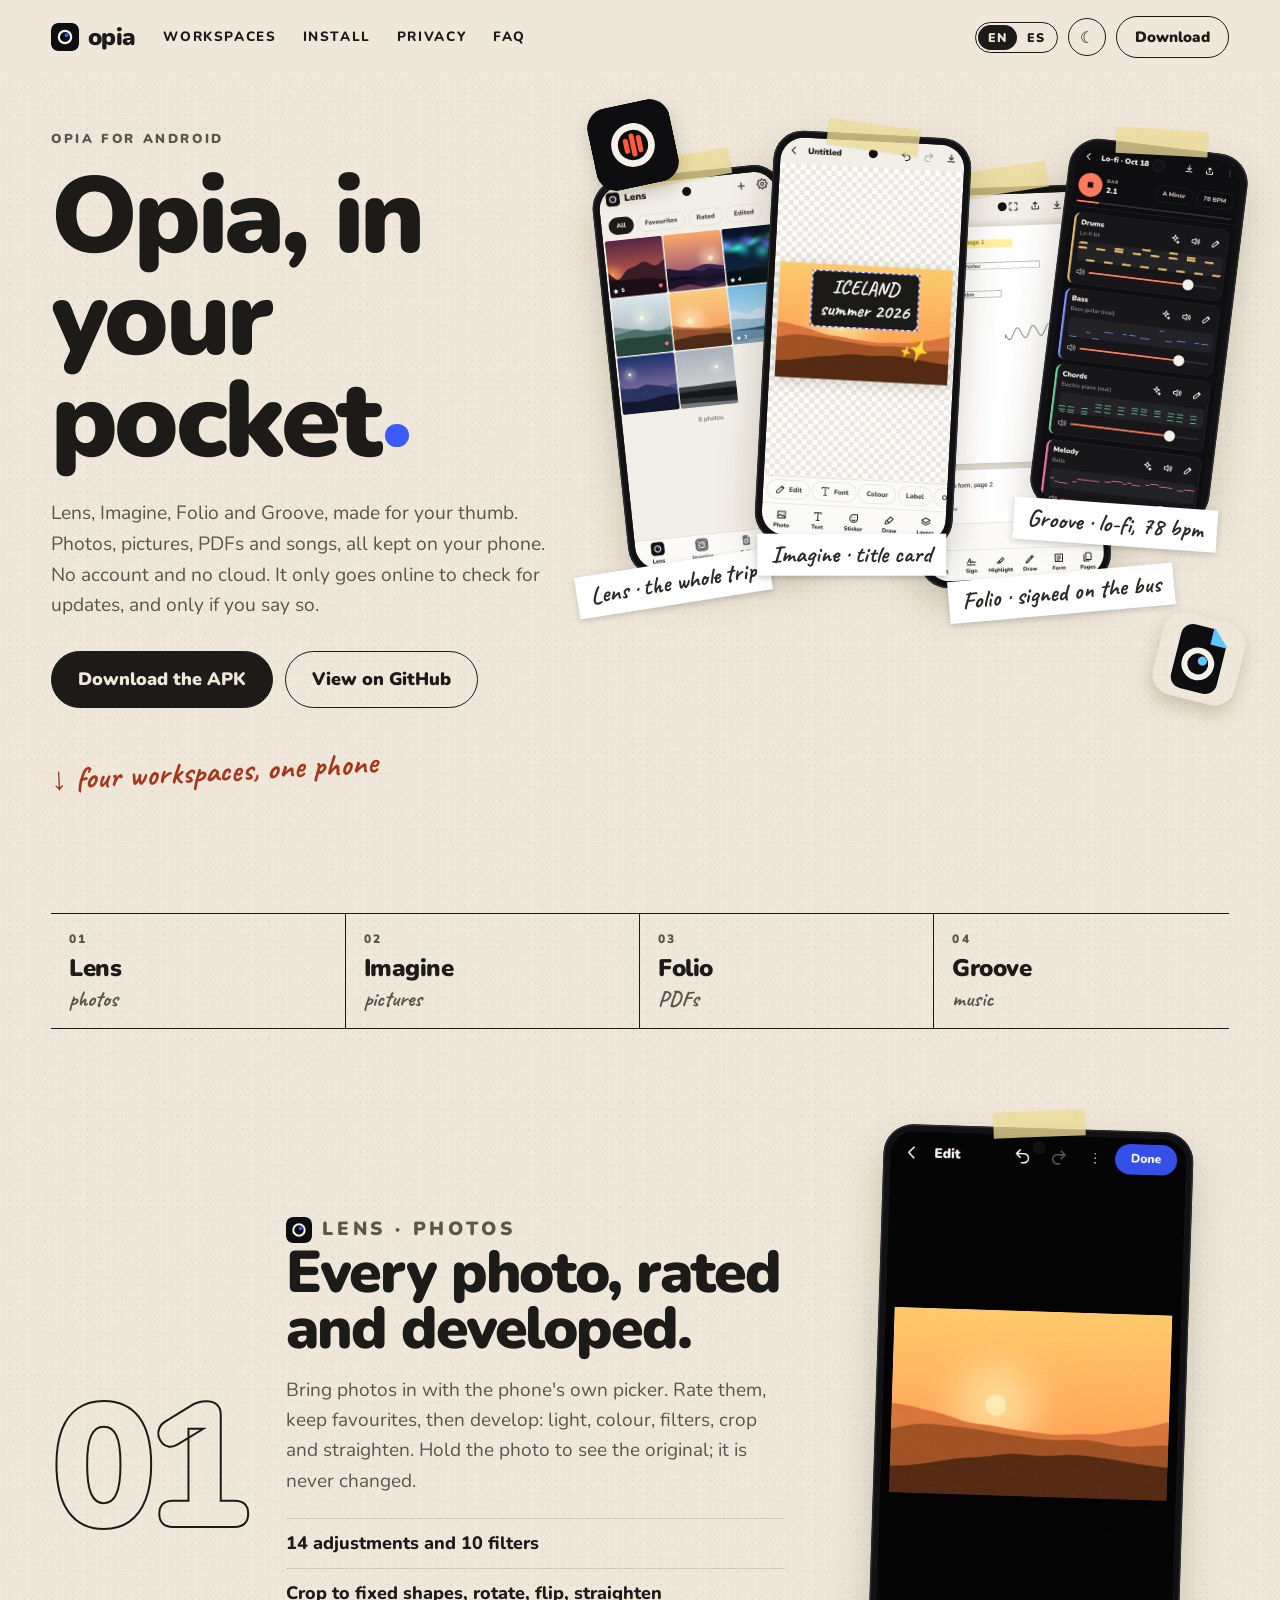
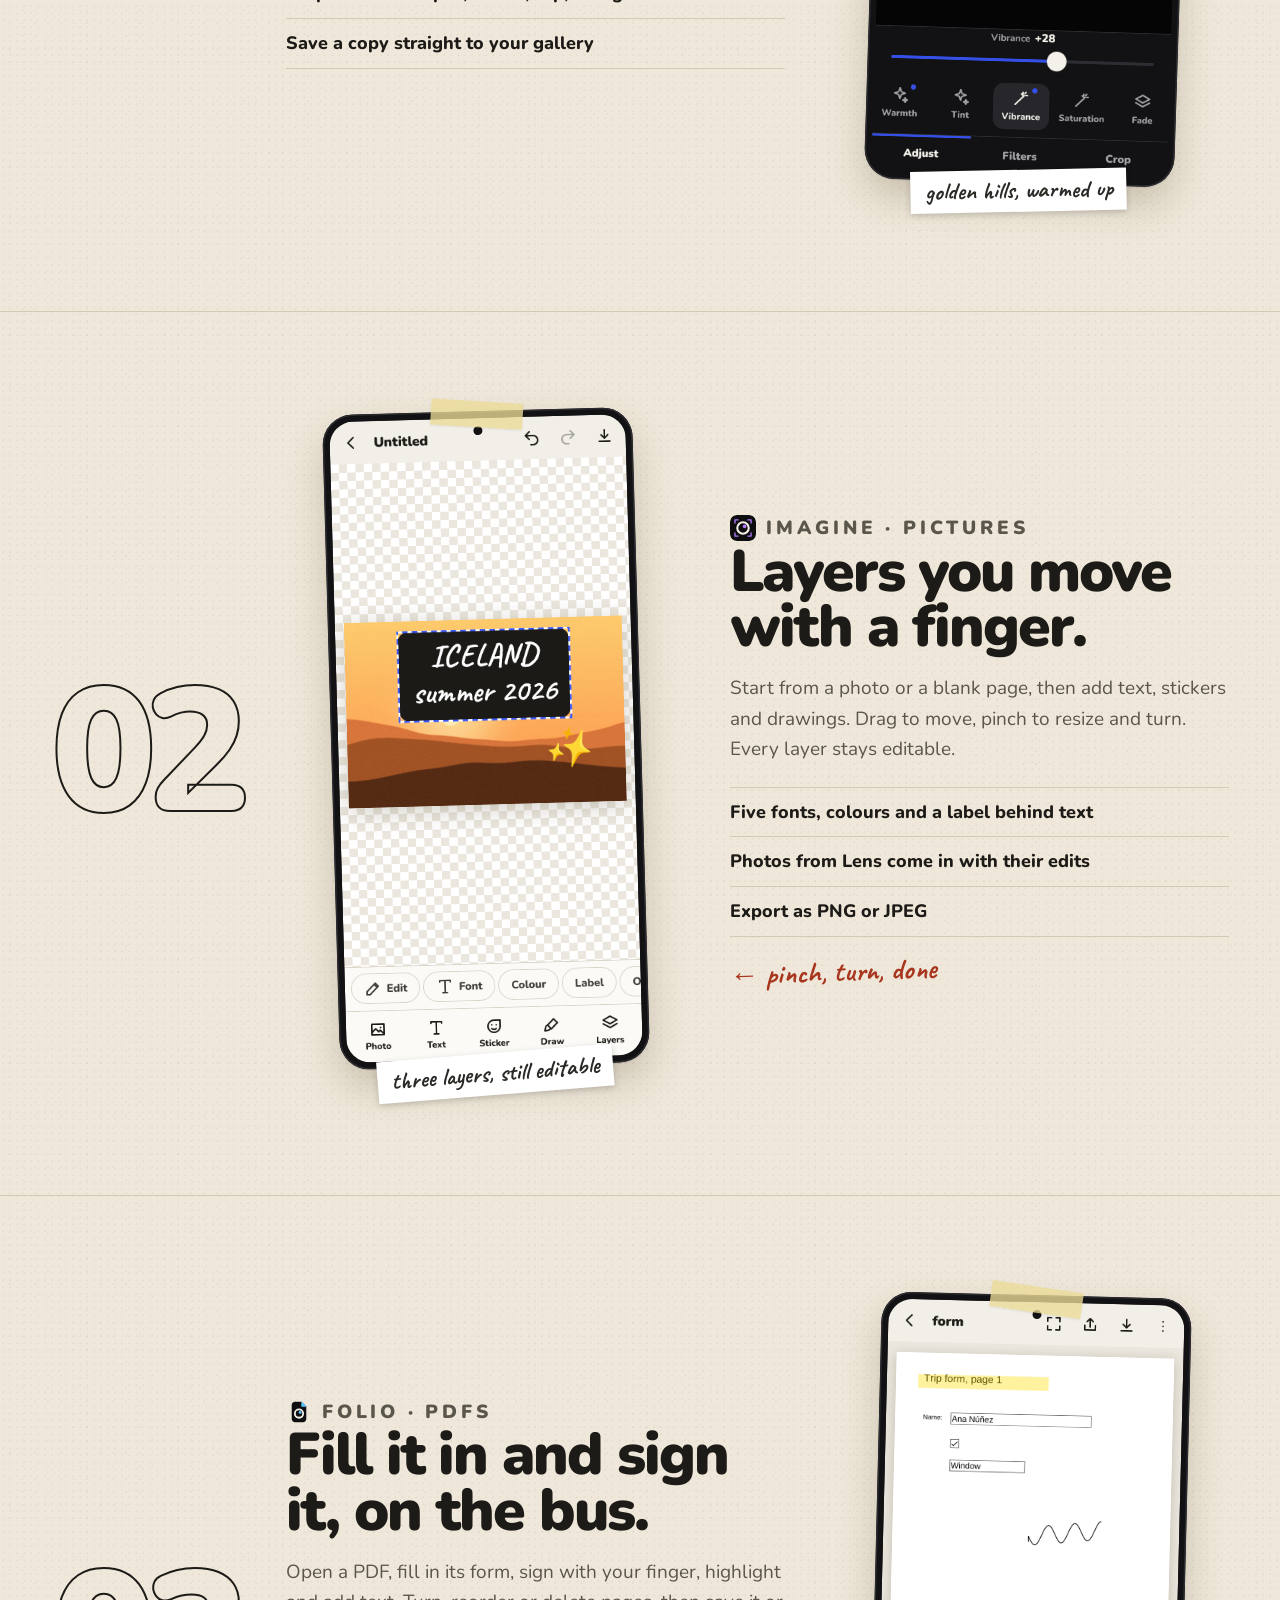
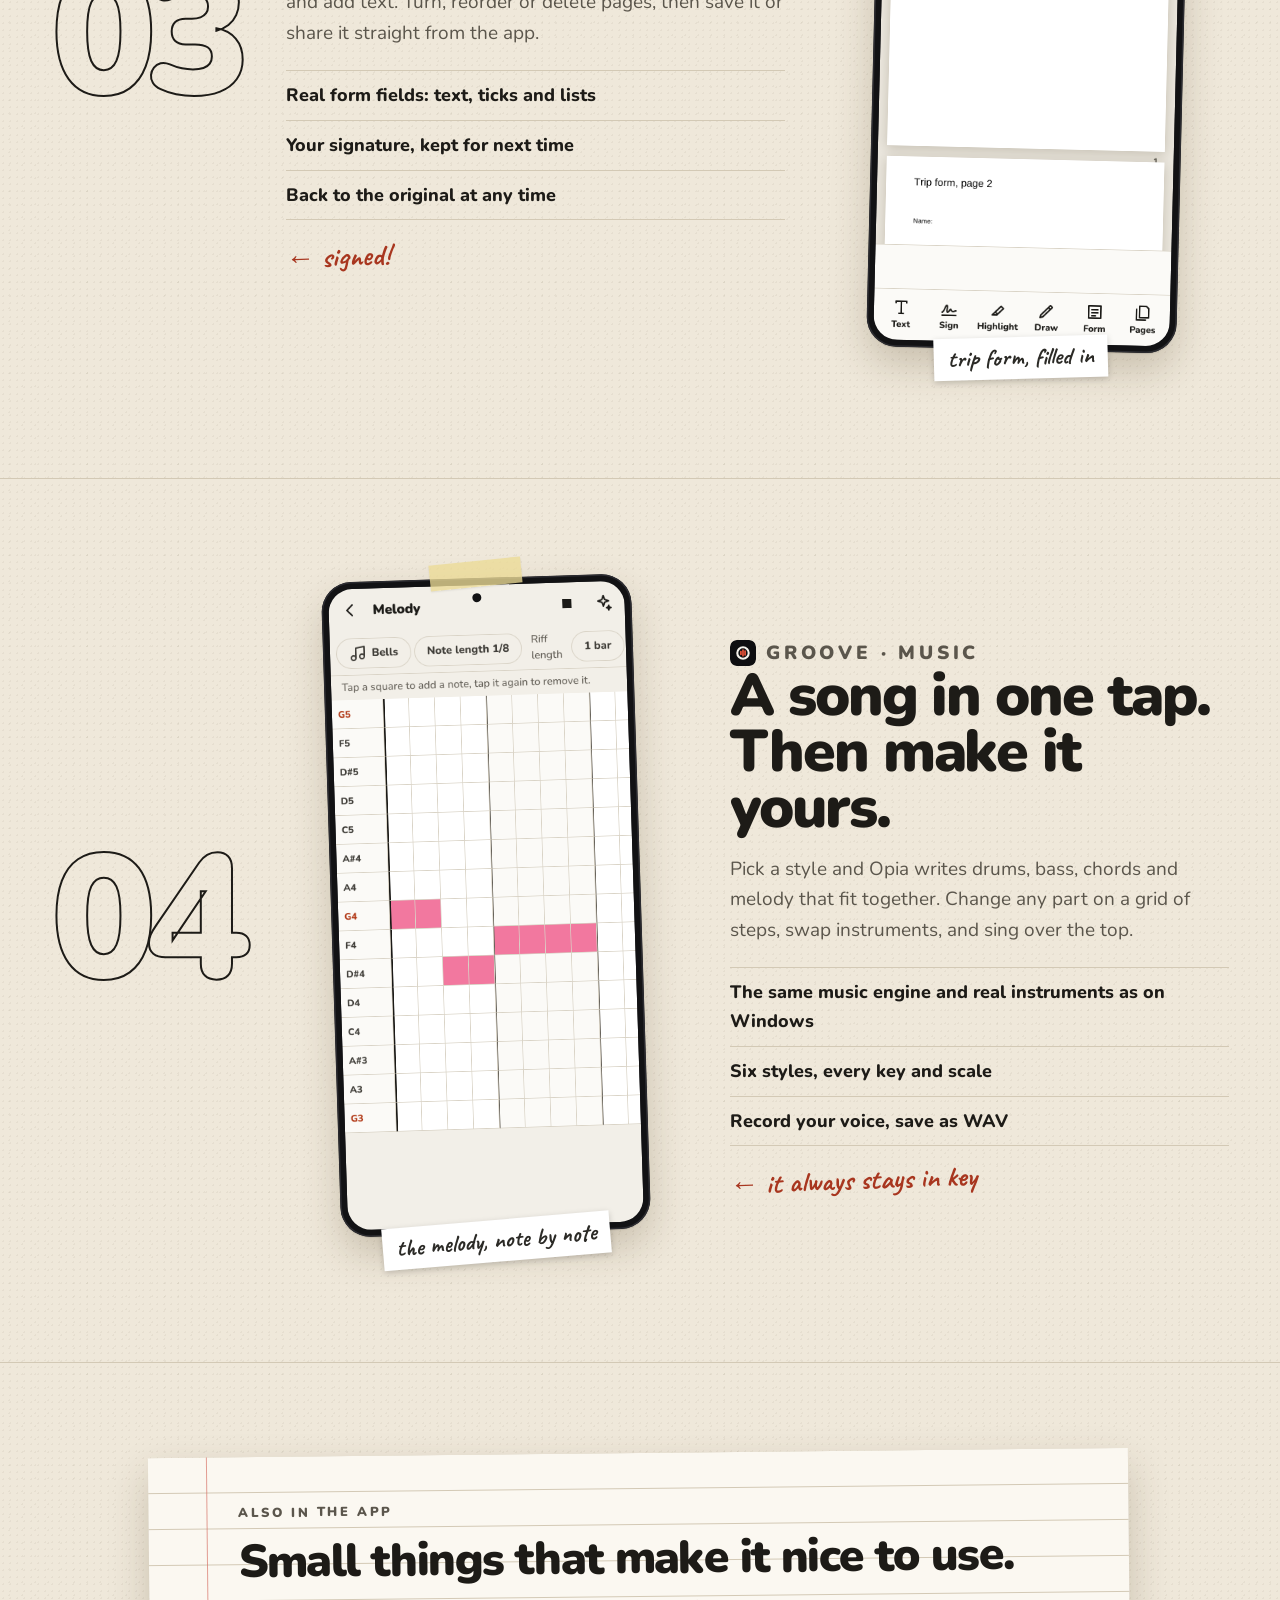
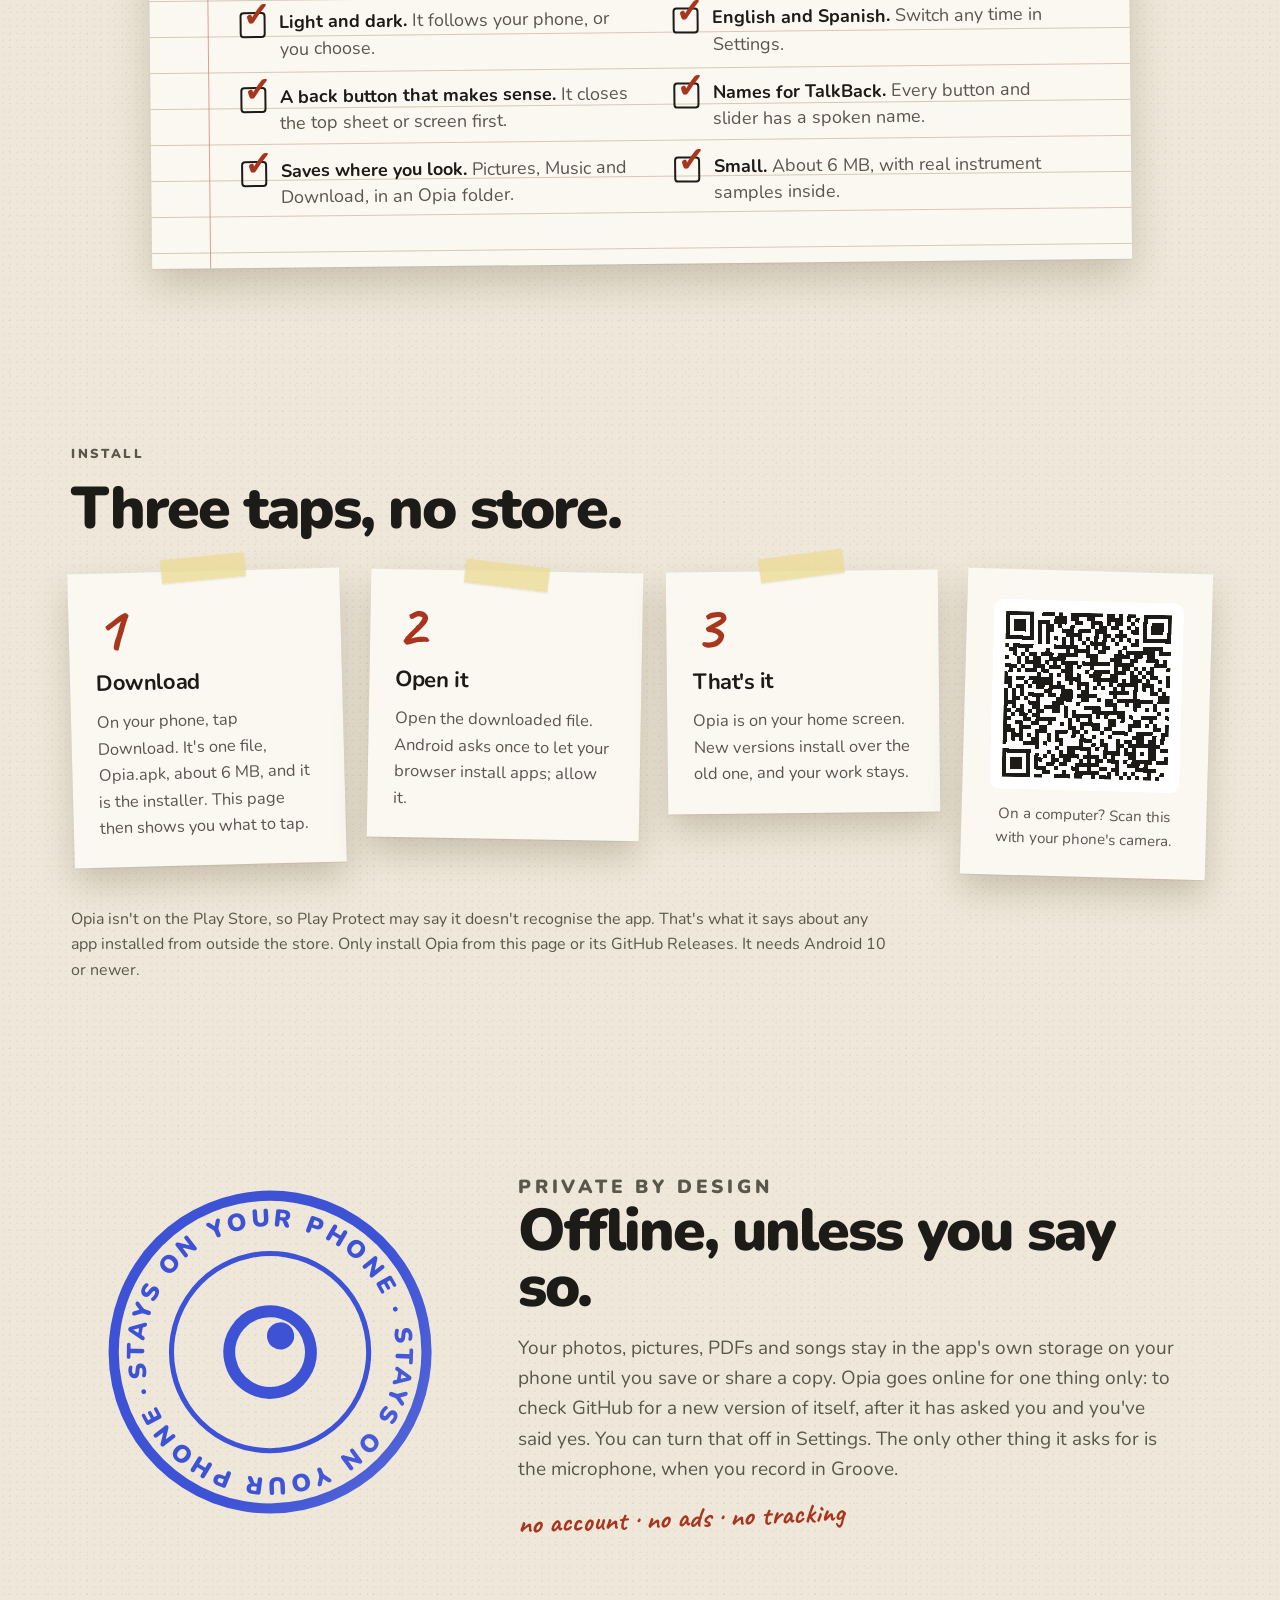
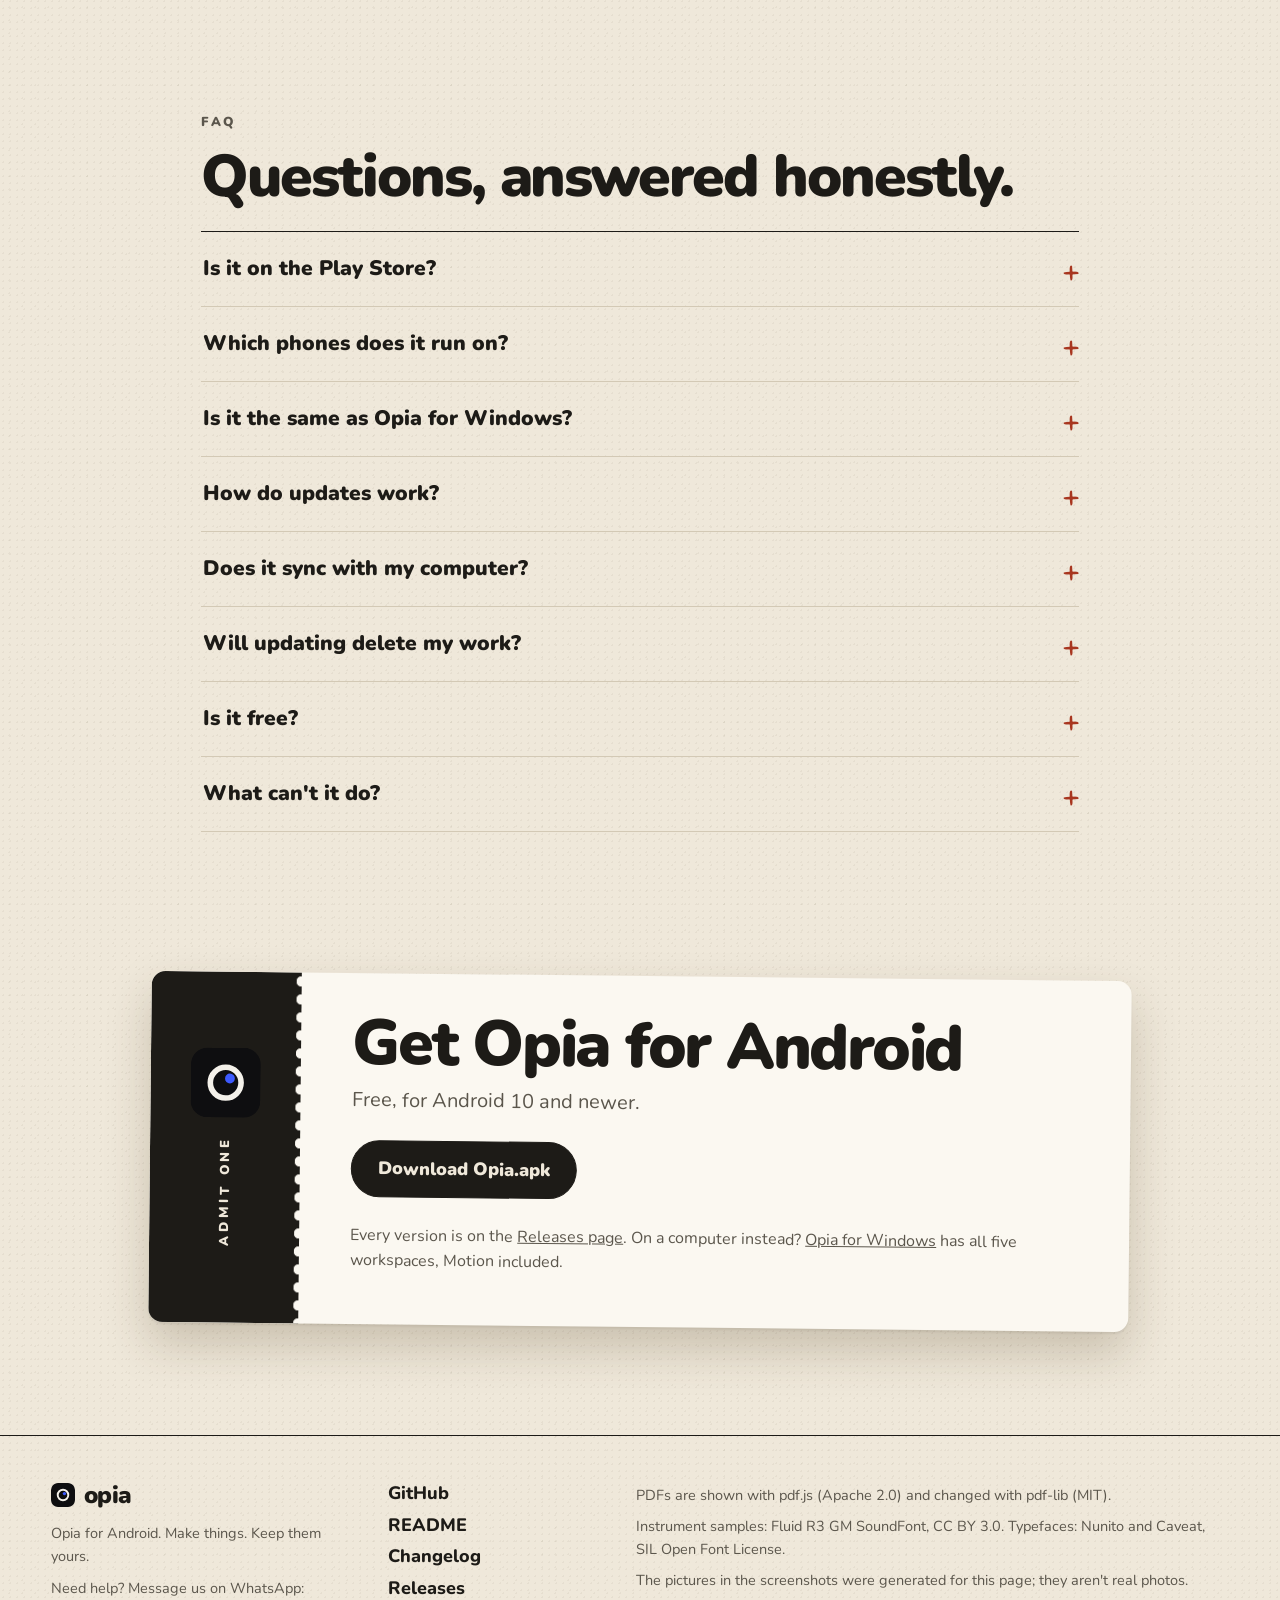
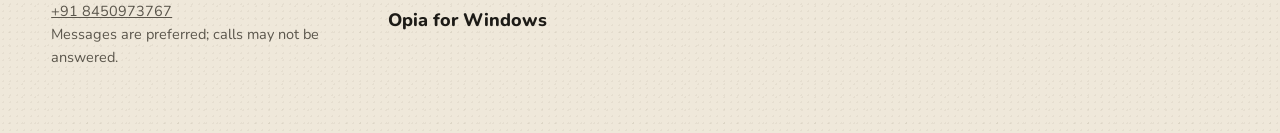
<file: docs/index.html>
<!doctype html>
<html lang="en" data-theme="light">
<head>
<meta charset="utf-8">
<meta name="viewport" content="width=device-width, initial-scale=1">
<title>Opia for Android: in your pocket</title>
<meta name="description" content="Opia for Android: Lens for photos, Imagine for pictures, Folio for PDFs and Groove for music, made for touch. Everything stays on your phone; it only goes online to check for updates, and only if you allow it.">
<meta property="og:title" content="Opia for Android">
<meta property="og:description" content="Photos, pictures, PDFs and songs on your phone. No account, no cloud, and offline unless you allow update checks.">
<meta property="og:image" content="shots/lens-light.png">
<meta name="theme-color" content="#efe8da">
<link rel="icon" href="assets/opia-icon.svg">
<link rel="preload" href="assets/Caveat.ttf" as="font" type="font/ttf" crossorigin>
<link rel="stylesheet" href="site.css">
<script>/* hide what animates in only when the script can show it again; keep the visitor's theme from the first paint */
document.documentElement.classList.add('js'); try { if (localStorage.getItem('opia-site-theme') === 'dark') document.documentElement.dataset.theme = 'dark'; } catch (e) {}</script>
</head>
<body>
<a class="skip" href="#main" data-i18n="skip">Skip to content</a>

<header class="top">
  <a class="brand" href="#top" aria-label="Opia for Android, back to the top"><img src="assets/opia-icon.svg" alt="" width="28" height="28"><span>opia</span></a>
  <nav class="links" aria-label="Sections">
    <a href="#workspaces" data-i18n="nav.ws">Workspaces</a>
    <a href="#install" data-i18n="nav.install">Install</a>
    <a href="#private" data-i18n="nav.private">Privacy</a>
    <a href="#faq" data-i18n="nav.faq">FAQ</a>
  </nav>
  <div class="controls">
    <div class="lang" role="group" aria-label="Language">
      <button type="button" data-lang="en" aria-pressed="true">EN</button><button type="button" data-lang="es" aria-pressed="false">ES</button>
    </div>
    <button type="button" class="theme" aria-label="Switch to the dark theme"><span class="sun" aria-hidden="true">☀</span><span class="moon" aria-hidden="true">☾</span></button>
    <a class="pill" href="#download" data-i18n="nav.download">Download</a>
  </div>
</header>

<main id="main">
  <!-- the desk, with phones on it -->
  <section class="hero" id="top">
    <div class="hero-copy">
      <p class="kicker plain" data-i18n="hero.k">Opia for Android</p>
      <h1 data-i18n="hero.title">Opia, in your pocket<span class="dot" aria-hidden="true"></span></h1>
      <p class="sub" data-i18n="hero.sub">Lens, Imagine, Folio and Groove, made for your thumb. Photos, pictures, PDFs and songs, all kept on your phone. No account and no cloud. It only goes online to check for updates, and only if you say so.</p>
      <div class="cta">
        <a class="pill ink big apk" href="https://github.com/kanisakhpara-devs/Opia-for-Android/releases/latest/download/Opia.apk" data-i18n="hero.download">Download the APK</a>
        <a class="pill big" href="https://github.com/kanisakhpara-devs/Opia-for-Android" data-i18n="hero.github">View on GitHub</a>
      </div>
      <p class="note hand write" data-i18n="hero.note">↓ four workspaces, one phone</p>
    </div>
    <div class="desk phones" aria-hidden="true">
      <figure class="phone drop" style="--r:-6deg; --d:0"><span class="tape"></span><img src="shots/lens-light.png" alt="" width="780" height="1688"><figcaption class="hand" data-i18n="hero.c1">Lens · the whole trip</figcaption></figure>
      <figure class="phone drop" style="--r:3deg; --d:1"><span class="tape" style="--t:5deg"></span><img src="shots/imagine-light.png" alt="" width="780" height="1688"><figcaption class="hand" data-i18n="hero.c2">Imagine · title card</figcaption></figure>
      <figure class="phone drop" style="--r:-2deg; --d:2"><span class="tape" style="--t:-7deg"></span><img src="shots/folio-light.png" alt="" width="780" height="1688"><figcaption class="hand" data-i18n="hero.c3">Folio · signed on the bus</figcaption></figure>
      <figure class="phone drop" style="--r:7deg; --d:3"><span class="tape"></span><img src="shots/groove-dark.png" alt="" width="780" height="1688"><figcaption class="hand" data-i18n="hero.c4">Groove · lo-fi, 78 bpm</figcaption></figure>
      <img class="sticker drop" src="assets/opia-music-icon.svg" alt="" style="--r:-12deg; --d:4">
      <img class="sticker drop" src="assets/opia-pdf-icon.svg" alt="" style="--r:14deg; --d:5">
    </div>
  </section>

  <!-- contents -->
  <nav class="index four" id="workspaces" aria-label="Workspaces">
    <a href="#lens" style="--c:#3d5afe"><small>01</small>Lens<span data-i18n="ix.1">photos</span></a>
    <a href="#imagine" style="--c:#8a4fe0"><small>02</small>Imagine<span data-i18n="ix.2">pictures</span></a>
    <a href="#folio" style="--c:#0f75b0"><small>03</small>Folio<span data-i18n="ix.3">PDFs</span></a>
    <a href="#groove" style="--c:#c4381d"><small>04</small>Groove<span data-i18n="ix.4">music</span></a>
  </nav>

  <section class="spread phones-spread" id="lens" aria-labelledby="h-lens">
    <div class="num" aria-hidden="true">01</div>
    <div class="words">
      <p class="kicker"><img src="assets/opia-icon.svg" alt="" width="26" height="26"><span data-i18n="lens.k">Lens · photos</span></p>
      <h2 id="h-lens" data-i18n="lens.h">Every photo, rated and developed.</h2>
      <p data-i18n="lens.p">Bring photos in with the phone's own picker. Rate them, keep favourites, then develop: light, colour, filters, crop and straighten. Hold the photo to see the original; it is never changed.</p>
      <ul>
        <li data-i18n="lens.1">14 adjustments and 10 filters</li>
        <li data-i18n="lens.2">Crop to fixed shapes, rotate, flip, straighten</li>
        <li data-i18n="lens.3">Save a copy straight to your gallery</li>
      </ul>
      <p class="margin hand write" data-i18n="lens.m">← warmth +34, vibrance +28</p>
    </div>
    <figure class="phone settle" style="--r:1.8deg"><span class="tape"></span><img src="shots/lens-edit.png" alt="Lens on a phone, developing a photo of golden hills with the vibrance slider raised" width="780" height="1688" loading="lazy"><figcaption class="hand" data-i18n="lens.c">golden hills, warmed up</figcaption></figure>
  </section>

  <section class="spread phones-spread flip" id="imagine" aria-labelledby="h-imagine">
    <div class="num" aria-hidden="true">02</div>
    <figure class="phone settle" style="--r:-1.6deg"><span class="tape" style="--t:5deg"></span><img src="shots/imagine-light.png" alt="Imagine on a phone: a photo with the words ICELAND, summer 2026 on a dark label and a sparkle sticker" width="780" height="1688" loading="lazy"><figcaption class="hand" data-i18n="imagine.c">three layers, still editable</figcaption></figure>
    <div class="words">
      <p class="kicker"><img src="assets/opia-image-icon.svg" alt="" width="26" height="26"><span data-i18n="imagine.k">Imagine · pictures</span></p>
      <h2 id="h-imagine" data-i18n="imagine.h">Layers you move with a finger.</h2>
      <p data-i18n="imagine.p">Start from a photo or a blank page, then add text, stickers and drawings. Drag to move, pinch to resize and turn. Every layer stays editable.</p>
      <ul>
        <li data-i18n="imagine.1">Five fonts, colours and a label behind text</li>
        <li data-i18n="imagine.2">Photos from Lens come in with their edits</li>
        <li data-i18n="imagine.3">Export as PNG or JPEG</li>
      </ul>
      <p class="margin hand write" data-i18n="imagine.m">← pinch, turn, done</p>
    </div>
  </section>

  <section class="spread phones-spread" id="folio" aria-labelledby="h-folio">
    <div class="num" aria-hidden="true">03</div>
    <div class="words">
      <p class="kicker"><img src="assets/opia-pdf-icon.svg" alt="" width="26" height="26"><span data-i18n="folio.k">Folio · PDFs</span></p>
      <h2 id="h-folio" data-i18n="folio.h">Fill it in and sign it, on the bus.</h2>
      <p data-i18n="folio.p">Open a PDF, fill in its form, sign with your finger, highlight and add text. Turn, reorder or delete pages, then save it or share it straight from the app.</p>
      <ul>
        <li data-i18n="folio.1">Real form fields: text, ticks and lists</li>
        <li data-i18n="folio.2">Your signature, kept for next time</li>
        <li data-i18n="folio.3">Back to the original at any time</li>
      </ul>
      <p class="margin hand write" data-i18n="folio.m">← signed!</p>
    </div>
    <figure class="phone settle" style="--r:1.4deg"><span class="tape" style="--t:7deg"></span><img src="shots/folio-light.png" alt="Folio on a phone: a form filled in with a name, a tick and a seat, a highlighted title and a signature" width="780" height="1688" loading="lazy"><figcaption class="hand" data-i18n="folio.c">trip form, filled in</figcaption></figure>
  </section>

  <section class="spread phones-spread flip" id="groove" aria-labelledby="h-groove">
    <div class="num" aria-hidden="true">04</div>
    <figure class="phone settle" style="--r:-1.8deg"><span class="tape"></span><img src="shots/groove-roll.png" alt="Groove on a phone: the melody of a song on a grid of notes" width="780" height="1688" loading="lazy"><figcaption class="hand" data-i18n="groove.c">the melody, note by note</figcaption></figure>
    <div class="words">
      <p class="kicker"><img src="assets/opia-music-icon.svg" alt="" width="26" height="26"><span data-i18n="groove.k">Groove · music</span></p>
      <h2 id="h-groove" data-i18n="groove.h">A song in one tap. Then make it yours.</h2>
      <p data-i18n="groove.p">Pick a style and Opia writes drums, bass, chords and melody that fit together. Change any part on a grid of steps, swap instruments, and sing over the top.</p>
      <ul>
        <li data-i18n="groove.1">The same music engine and real instruments as on Windows</li>
        <li data-i18n="groove.2">Six styles, every key and scale</li>
        <li data-i18n="groove.3">Record your voice, save as WAV</li>
      </ul>
      <p class="margin hand write" data-i18n="groove.m">← it always stays in key</p>
    </div>
  </section>

  <!-- also in the app -->
  <section class="sheet" aria-labelledby="h-box">
    <p class="kicker plain" data-i18n="box.k">Also in the app</p>
    <h2 id="h-box" data-i18n="box.h">Small things that make it nice to use.</h2>
    <ul class="checklist">
      <li class="tick-in"><b data-i18n="b1.t">Light and dark.</b> <span data-i18n="b1.p">It follows your phone, or you choose.</span></li>
      <li class="tick-in"><b data-i18n="b2.t">English and Spanish.</b> <span data-i18n="b2.p">Switch any time in Settings.</span></li>
      <li class="tick-in"><b data-i18n="b3.t">A back button that makes sense.</b> <span data-i18n="b3.p">It closes the top sheet or screen first.</span></li>
      <li class="tick-in"><b data-i18n="b4.t">Names for TalkBack.</b> <span data-i18n="b4.p">Every button and slider has a spoken name.</span></li>
      <li class="tick-in"><b data-i18n="b5.t">Saves where you look.</b> <span data-i18n="b5.p">Pictures, Music and Download, in an Opia folder.</span></li>
      <li class="tick-in"><b data-i18n="b6.t">Small.</b> <span data-i18n="b6.p">About 6 MB, with real instrument samples inside.</span></li>
    </ul>
  </section>

  <!-- install: three notes -->
  <section class="install" id="install" aria-labelledby="h-install">
    <p class="kicker plain" data-i18n="i.k">Install</p>
    <h2 id="h-install" data-i18n="i.h">Three taps, no store.</h2>
    <div class="steps">
      <div class="step settle" style="--r:-1.5deg"><span class="tape"></span><b class="n" aria-hidden="true">1</b><h3 data-i18n="i1.h">Download</h3><p data-i18n="i1.p">On your phone, tap Download. It's one file, Opia.apk, about 6 MB, and it is the installer. This page then shows you what to tap.</p></div>
      <div class="step settle" style="--r:1deg"><span class="tape" style="--t:6deg"></span><b class="n" aria-hidden="true">2</b><h3 data-i18n="i2.h">Open it</h3><p data-i18n="i2.p">Open the downloaded file. Android asks once to let your browser install apps; allow it.</p></div>
      <div class="step settle" style="--r:-.6deg"><span class="tape" style="--t:-7deg"></span><b class="n" aria-hidden="true">3</b><h3 data-i18n="i3.h">That's it</h3><p data-i18n="i3.p">Opia is on your home screen. New versions install over the old one, and your work stays.</p></div>
      <div class="step qr settle" style="--r:1.6deg"><img src="assets/qr.svg" alt="QR code for the Opia.apk download" width="41" height="41"><p data-i18n="i4.p">On a computer? Scan this with your phone's camera.</p></div>
    </div>
    <p class="warn" data-i18n="i.warn">Opia isn't on the Play Store, so Play Protect may say it doesn't recognise the app. That's what it says about any app installed from outside the store. Only install Opia from this page or its GitHub Releases. It needs Android 10 or newer.</p>
  </section>

  <!-- privacy: a rubber stamp -->
  <section class="private" id="private" aria-labelledby="h-private">
    <div class="stamp" aria-hidden="true"><svg viewBox="0 0 200 200"><defs><path id="ring" d="M100 100 m-74 0 a74 74 0 1 1 148 0 a74 74 0 1 1 -148 0"/></defs><circle cx="100" cy="100" r="92" class="s1"/><circle cx="100" cy="100" r="58" class="s2"/><text><textPath href="#ring" data-i18n="st.ring">STAYS ON YOUR PHONE · STAYS ON YOUR PHONE · </textPath></text><circle cx="100" cy="100" r="24" class="s3"/><circle cx="108" cy="92" r="8" class="s4"/></svg></div>
    <div class="words">
      <p class="kicker plain" data-i18n="p.k">Private by design</p>
      <h2 id="h-private" data-i18n="p.h">Offline, unless you say so.</h2>
      <p data-i18n="p.p">Your photos, pictures, PDFs and songs stay in the app's own storage on your phone until you save or share a copy. Opia goes online for one thing only: to check GitHub for a new version of itself, after it has asked you and you've said yes. You can turn that off in Settings. The only other thing it asks for is the microphone, when you record in Groove.</p>
      <p class="margin hand write" data-i18n="p.m">no account · no ads · no tracking</p>
    </div>
  </section>

  <!-- FAQ -->
  <section class="faq" id="faq" aria-labelledby="h-faq">
    <p class="kicker plain">FAQ</p>
    <h2 id="h-faq" data-i18n="q.h">Questions, answered honestly.</h2>
    <div class="qs">
      <details><summary data-i18n="q1">Is it on the Play Store?</summary><p data-i18n="a1">Not yet. You install the APK from this page. Play Protect may warn that it doesn't recognise the app; it says that about any app from outside the store.</p></details>
      <details><summary data-i18n="q2">Which phones does it run on?</summary><p data-i18n="a2">Android 10 or newer. It's new: it has been built and tested at phone size in a browser, and real phones are the next test. If something looks wrong, open an issue on GitHub with a screenshot.</p></details>
      <details><summary data-i18n="q3">Is it the same as Opia for Windows?</summary><p data-i18n="a3">It shares the look, the names and Groove's music engine, but it's its own app, made for touch. Lens, Imagine and Folio do less than on Windows, and there's no Motion (video) yet.</p></details>
      <details><summary data-i18n="q8">How do updates work?</summary><p data-i18n="a8">The first time you open it, Opia asks whether it may check GitHub for new versions. If you say yes, it checks once a day (or when you tap Check for updates in Settings), shows what's new, downloads the update and hands it to Android's installer. You tap Install, and your work stays. The first time, Android also asks you to allow Opia to install updates.</p></details>
      <details><summary data-i18n="q4">Does it sync with my computer?</summary><p data-i18n="a4">No. Nothing leaves the phone unless you save or share a copy. Send files to your computer the way you usually do.</p></details>
      <details><summary data-i18n="q5">Will updating delete my work?</summary><p data-i18n="a5">No. New versions install over the old one and keep everything. Uninstalling the app, or clearing its storage, does delete it, so save copies of anything you want to keep.</p></details>
      <details><summary data-i18n="q6">Is it free?</summary><p data-i18n="a6">Yes. There is nothing to pay and no account to make. The project hasn't chosen an open-source licence yet, so for now the code is shared to look at and build, not to reuse.</p></details>
      <details><summary data-i18n="q7">What can't it do?</summary><p data-i18n="a7">HEIC and RAW photos mostly won't open, text added to PDFs only has Western European letters, and voice recordings line up closely but not perfectly. The README lists every limit.</p></details>
    </div>
  </section>

  <!-- download: a ticket -->
  <section class="download" id="download" aria-labelledby="h-dl">
    <div class="ticket settle" style="--r:.6deg">
      <div class="stub" aria-hidden="true"><img src="assets/opia-icon.svg" alt="" width="70" height="70"><span>ADMIT ONE</span></div>
      <div class="main">
        <h2 id="h-dl" data-i18n="d.h">Get Opia for Android</h2>
        <p data-i18n="d.p">Free, for Android 10 and newer.</p>
        <a class="pill ink big apk" href="https://github.com/kanisakhpara-devs/Opia-for-Android/releases/latest/download/Opia.apk" data-i18n="d.btn">Download Opia.apk</a>
        <p class="small" data-i18n="d.note">Every version is on the <a href="https://github.com/kanisakhpara-devs/Opia-for-Android/releases">Releases page</a>. On a computer instead? <a href="https://kanisakhpara-devs.github.io/Opia-for-Windows/">Opia for Windows</a> has all five workspaces, Motion included.</p>
      </div>
    </div>
  </section>
</main>

<footer class="foot">
  <div class="colophon">
    <div><a class="brand" href="#top"><img src="assets/opia-icon.svg" alt="" width="24" height="24"><span>opia</span></a><p data-i18n="ft.p">Opia for Android. Make things. Keep them yours.</p><p class="help"><span data-i18n="ft.help">Need help? Message us on WhatsApp:</span> <a href="https://wa.me/918450973767" style="white-space:nowrap">+91 8450973767</a><br><span data-i18n="ft.help2">Messages are preferred; calls may not be answered.</span></p></div>
    <div class="flinks"><a href="https://github.com/kanisakhpara-devs/Opia-for-Android">GitHub</a><a href="https://github.com/kanisakhpara-devs/Opia-for-Android#readme">README</a><a href="https://github.com/kanisakhpara-devs/Opia-for-Android/blob/main/CHANGELOG.md" data-i18n="ft.changelog">Changelog</a><a href="https://github.com/kanisakhpara-devs/Opia-for-Android/releases" data-i18n="ft.releases">Releases</a><a href="https://kanisakhpara-devs.github.io/Opia-for-Windows/">Opia for Windows</a></div>
    <div class="credits">
      <p data-i18n="ft.c1">PDFs are shown with pdf.js (Apache 2.0) and changed with pdf-lib (MIT).</p>
      <p data-i18n="ft.c2">Instrument samples: Fluid R3 GM SoundFont, CC BY 3.0. Typefaces: Nunito and Caveat, SIL Open Font License.</p>
      <p data-i18n="ft.c3">The pictures in the screenshots were generated for this page; they aren't real photos.</p>
    </div>
  </div>
</footer>

<!-- what to do after tapping Download: Android's own screens, drawn, in the order they appear -->
<dialog class="guide" id="guide" aria-labelledby="g-title">
  <form method="dialog" class="g-close-form"><button class="g-close" aria-label="Close" data-i18n-label="g.close">✕</button></form>

  <div class="g-android">
    <p class="kicker plain" data-i18n="g.k">Installing Opia</p>
    <h2 id="g-title" data-i18n="g.h">Opia.apk is downloading.</h2>
    <p class="g-sub" data-i18n="g.sub">The file you just downloaded is the installer. Here's what your phone shows next, and what to tap.</p>
    <ol class="g-steps">
      <li>
        <div class="g-text"><b data-i18n="g1.h">Open the file</b><span data-i18n="g1.p">When it finishes, a bar appears at the bottom of the screen. Tap <b>Open</b>. Missed it? Open the <b>Files</b> app, go to <b>Downloads</b>, and tap <b>Opia.apk</b>.</span></div>
        <div class="mock" aria-hidden="true"><div class="m-bar"><span class="m-file">Opia.apk</span><small>6.2 MB</small><span class="m-btn" data-i18n="m.open">Open</span></div></div>
      </li>
      <li>
        <div class="g-text"><b data-i18n="g2.h">Allow your browser to install apps</b><span data-i18n="g2.p">Only the first time. Android says it isn't allowed to install apps from this source: tap <b>Settings</b>, turn on <b>Allow from this source</b>, then go back.</span></div>
        <div class="mock" aria-hidden="true"><div class="m-dlg"><p data-i18n="g2.m">For your security, your phone currently isn't allowed to install unknown apps from this source.</p><div class="m-acts"><span data-i18n="m.cancel">Cancel</span><span class="m-btn" data-i18n="m.settings">Settings</span></div></div><div class="m-row"><span data-i18n="g2.t">Allow from this source</span><i class="m-switch"></i></div></div>
      </li>
      <li>
        <div class="g-text"><b data-i18n="g3.h">Tap Install</b><span data-i18n="g3.p">If Play Protect warns that it doesn't recognise the app, tap <b>More details</b> and then <b>Install anyway</b>. It says this about every app from outside the Play Store.</span></div>
        <div class="mock" aria-hidden="true"><div class="m-dlg"><p class="m-app"><img src="assets/opia-icon.svg" alt="" width="26" height="26"> Opia</p><p data-i18n="g3.m">Do you want to install this app?</p><div class="m-acts"><span data-i18n="m.cancel">Cancel</span><span class="m-btn" data-i18n="m.install">Install</span></div></div></div>
      </li>
      <li>
        <div class="g-text"><b data-i18n="g4.h">Open Opia</b><span data-i18n="g4.p">It's on your home screen and in your app list. Next time, a new version installs over this one and keeps your work.</span></div>
        <div class="mock" aria-hidden="true"><div class="m-home"><img src="assets/opia-icon.svg" alt="" width="46" height="46"><span>Opia</span></div></div>
      </li>
    </ol>
    <p class="g-again"><span data-i18n="g.again">Nothing downloaded?</span> <a class="apk-retry" href="https://github.com/kanisakhpara-devs/Opia-for-Android/releases/latest/download/Opia.apk" data-i18n="g.retry">Download it again</a></p>
  </div>

  <div class="g-desktop">
    <p class="kicker plain" data-i18n="g.k">Installing Opia</p>
    <h2 data-i18n="gd.h">Opia goes on your phone.</h2>
    <p class="g-sub" data-i18n="gd.p">Point your phone's camera at this code to download it there. Then follow the steps your phone shows; this page walks you through them if you open it on the phone.</p>
    <img class="g-qr" src="assets/qr.svg" alt="QR code for the Opia.apk download" width="41" height="41">
    <p class="g-again"><a class="apk-retry" href="https://github.com/kanisakhpara-devs/Opia-for-Android/releases/latest/download/Opia.apk" data-i18n="gd.anyway">Download the file to this computer anyway</a></p>
  </div>

  <div class="g-iphone">
    <p class="kicker plain" data-i18n="g.k">Installing Opia</p>
    <h2 data-i18n="gi.h">This one is for Android phones.</h2>
    <p class="g-sub" data-i18n="gi.p">Opia for Android can't be installed on an iPhone or iPad. On a computer, there's <a href="https://kanisakhpara-devs.github.io/Opia-for-Windows/">Opia for Windows</a>.</p>
  </div>
</dialog>
<script src="site.js"></script>
</body>
</html>
</file>
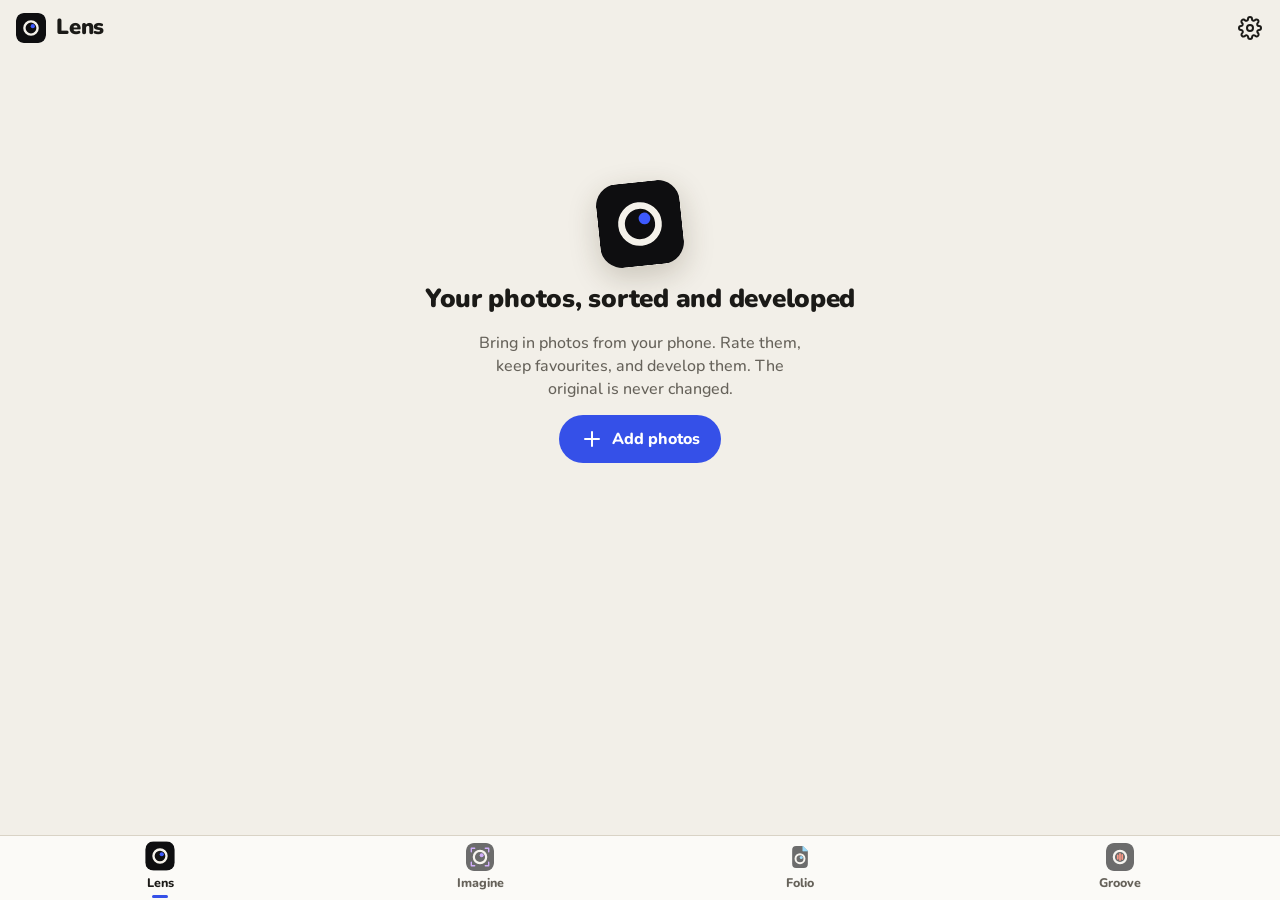
<file: www/index.html>
<!doctype html>
<html lang="en">
<head>
<meta charset="utf-8">
<meta name="viewport" content="width=device-width, initial-scale=1, viewport-fit=cover, interactive-widget=resizes-content">
<meta name="color-scheme" content="dark light">
<meta name="theme-color" content="#0e0e10">
<title>Opia</title>
<link rel="icon" href="img/opia-icon.svg">
<link rel="stylesheet" href="css/app.css">
<script>
  /* the theme before anything paints: dark, light, or whatever the phone uses */
  try { const t = localStorage.getItem('opia-theme'); if (['dark', 'light', 'midnight', 'lilac'].includes(t)) document.documentElement.dataset.theme = t; } catch (e) { /* storage blocked */ }
</script>
</head>
<body>
<div id="app">
  <header class="top" id="top">
    <h1 id="title"><img src="img/opia-icon.svg" alt="" class="logo"> <span>Opia</span></h1>
    <div class="top-actions" id="topActions"></div>
  </header>
  <main id="views"></main>
  <nav class="tabs" id="tabs" aria-label="Workspaces"></nav>
</div>
<div id="layer"></div>
<div class="toasts" id="toasts" role="status" aria-live="polite"></div>
<input type="file" id="picker" hidden>

<script src="js/core.js"></script>
<script src="vendor/pdfjs/pdf.min.js"></script>
<script src="vendor/pdf-lib.min.js"></script>
<script src="js/music-engine.js"></script>
<script src="js/develop.js"></script>
<script src="js/lens.js"></script>
<script src="js/imagine.js"></script>
<script src="js/folio.js"></script>
<script src="js/groove.js"></script>
<script src="js/widgets.js"></script>
<script src="js/updates.js"></script>
<script src="js/main.js"></script>
</body>
</html>
</file>
<file: docs/site.css>
/* Opia website: a light table. Prints taped to warm paper, handwritten notes in the margins, numbered spreads.
   Light (paper) by default; the dark theme is the same desk at night. */
@font-face { font-family: Nunito; src: url(assets/Nunito.ttf) format('truetype'); font-weight: 200 1000; font-display: swap; }
@font-face { font-family: Caveat; src: url(assets/Caveat.ttf) format('truetype'); font-weight: 400 700; font-display: swap; }

:root, [data-theme=light] {
  --paper: #efe8da; --paper2: #e7dfcd; --card: #fbf8f1; --ink: #1d1b17; --soft: #5b564c; --rule: #d3c9b5; --grain: rgba(60, 45, 20, .05);
  --red: #a8361f; --tape: rgba(236, 219, 150, .78); --print: #ffffff; --shadow: rgba(70, 50, 20, .22); --memo: #f7edbf; --memo-line: #e2d39a; --code: #f6f1e6;
}
[data-theme=dark] {
  --paper: #191713; --paper2: #221f1a; --card: #24211b; --ink: #f1ebde; --soft: #b4ac9c; --rule: #3a352c; --grain: rgba(255, 240, 210, .045);
  --red: #ff9a7d; --tape: rgba(214, 196, 120, .55); --print: #efe9dc; --shadow: rgba(0, 0, 0, .6); --memo: #2b2820; --memo-line: #3d382c; --code: #121110;
}
* { box-sizing: border-box; }
html { scroll-behavior: smooth; scroll-padding-top: 76px; }
html { overflow-x: clip; }
body { margin: 0; color: var(--ink); background-color: var(--paper); font: 18px/1.6 Nunito, system-ui, sans-serif; overflow-x: hidden; overflow-x: clip; transition: background-color .5s, color .5s;
  background-image: radial-gradient(var(--grain) 1px, transparent 1px), radial-gradient(var(--grain) 1px, transparent 1px); background-size: 7px 7px, 13px 13px; background-position: 0 0, 3px 5px; }
img { max-width: 100%; display: block; }
a { color: inherit; }
h1, h2 { margin: 0; letter-spacing: -.035em; line-height: .95; font-weight: 900; }
h2 { font-size: clamp(36px, 4.6vw, 62px); }
.hand { font-family: Caveat, 'Segoe Script', cursive; font-weight: 700; letter-spacing: 0; }
.skip { position: absolute; left: -999px; top: 8px; z-index: 100; background: var(--ink); color: var(--paper); padding: 8px 14px; border-radius: 8px; }
.skip:focus { left: 8px; }
:focus-visible { outline: 3px solid var(--red); outline-offset: 3px; border-radius: 4px; }

/* ---- header */
.top { position: sticky; top: 0; z-index: 50; display: flex; align-items: center; gap: 28px; padding: 16px clamp(18px, 4vw, 56px); background: var(--paper); border-bottom: 1.5px solid transparent; transition: border-color .3s, background-color .5s; }
.top.scrolled { border-bottom-color: var(--ink); }
.brand { display: flex; align-items: center; gap: 9px; text-decoration: none; font-weight: 900; font-size: 24px; letter-spacing: -.03em; }
.brand img { border-radius: 7px; }
.links { display: flex; gap: 26px; }
.links a { text-decoration: none; font-weight: 800; font-size: 13.5px; letter-spacing: .12em; text-transform: uppercase; padding: 2px 0; background: linear-gradient(var(--ink), var(--ink)) 0 100% / 0 1.5px no-repeat; transition: background-size .3s; }
.links a:hover, .links a.on { background-size: 100% 1.5px; }
.controls { margin-left: auto; display: flex; align-items: center; gap: 10px; }
.lang { display: flex; border: 1.5px solid var(--ink); border-radius: 999px; padding: 2px; }
.lang button { border: 0; background: none; color: var(--ink); font: 900 12.5px Nunito, sans-serif; letter-spacing: .08em; padding: 4px 10px; border-radius: 999px; cursor: pointer; }
.lang button[aria-pressed=true] { background: var(--ink); color: var(--paper); }
.theme { width: 38px; height: 38px; border-radius: 50%; border: 1.5px solid var(--ink); background: none; color: var(--ink); cursor: pointer; font-size: 16px; display: grid; place-items: center; }
.theme .sun, [data-theme=dark] .theme .moon { display: none; } [data-theme=dark] .theme .sun { display: inline; }
.pill { display: inline-flex; align-items: center; justify-content: center; padding: 8px 18px; border: 1.5px solid var(--ink); border-radius: 999px; text-decoration: none; font-weight: 900; font-size: 15px; transition: transform .2s, box-shadow .2s; }
.pill:hover { transform: translate(-2px, -2px); box-shadow: 3px 3px 0 var(--ink); }
.pill.ink { background: var(--ink); color: var(--paper); }
.pill.big { padding: 13px 26px; font-size: 18px; }

/* ---- hero: the desk */
.hero { display: grid; grid-template-columns: minmax(0, 1fr) minmax(0, 1.15fr); gap: 20px; align-items: start; padding: clamp(36px, 6vh, 70px) clamp(18px, 4vw, 56px) 40px; max-width: 1500px; margin: 0 auto; min-height: calc(100vh - 72px); }
.hero h1 { font-size: clamp(56px, 8.4vw, 124px); }
.hero h1 .dot { display: inline-block; width: .22em; height: .22em; border-radius: 50%; background: #3d5afe; margin-left: .05em; vertical-align: .08em; }
.sub { font-size: clamp(18px, 1.5vw, 22px); color: var(--soft); max-width: 500px; margin: 26px 0 0; }
.cta { display: flex; flex-wrap: wrap; gap: 12px; margin-top: 30px; }
.note { font-size: 32px; color: var(--red); margin: 46px 0 0; transform: rotate(-3deg); transform-origin: left; display: inline-block; }
.desk { position: relative; height: min(640px, 72vh); min-height: 520px; }
.print { position: absolute; margin: 0; background: var(--print); padding: 11px 11px 44px; rotate: var(--r, 0deg); box-shadow: 0 1px 1px rgba(0,0,0,.08), 0 16px 34px var(--shadow); transition: box-shadow .3s; }
.print img { width: 100%; height: auto; }
.print figcaption { position: absolute; left: 14px; right: 10px; bottom: 6px; font-size: 25px; color: #2b2a26; white-space: nowrap; overflow: hidden; text-overflow: ellipsis; }
.tape { position: absolute; z-index: 2; top: -13px; left: 50%; width: 104px; height: 28px; margin-left: -52px; background: var(--tape); box-shadow: 0 1px 2px rgba(0,0,0,.08); transform: rotate(var(--t, -4deg)); transform-origin: left center; }
.desk .print:nth-child(1) { width: 58%; left: 2%; top: 2%; z-index: 1; }
.desk .print:nth-child(2) { width: 52%; right: 0; top: 14%; z-index: 2; }
.desk .print:nth-child(3) { width: 55%; left: 22%; top: 48%; z-index: 4; }
.desk .print:nth-child(4) { width: 46%; right: -6%; top: 58%; z-index: 3; }
.sticker { position: absolute; width: 84px; border-radius: 21px; rotate: var(--r); box-shadow: 0 8px 18px var(--shadow); z-index: 5; }
.desk .sticker:nth-of-type(1) { left: 6%; top: 78%; }
.desk .sticker:nth-of-type(2) { right: 4%; top: -2%; box-shadow: none; }
.desk:hover .print:hover { box-shadow: 0 1px 1px rgba(0,0,0,.08), 0 26px 50px var(--shadow); z-index: 6; }

/* ---- contents strip */
.index { display: grid; grid-template-columns: repeat(5, 1fr); margin: 10px clamp(18px, 4vw, 56px) 0; border-top: 1.5px solid var(--ink); border-bottom: 1.5px solid var(--ink); }
.index a { position: relative; padding: 16px 18px 18px; border-right: 1.5px solid var(--ink); text-decoration: none; font-weight: 900; font-size: 24px; letter-spacing: -.02em; transition: background .3s; }
.index a:last-child { border-right: 0; }
.index a small { display: block; font-size: 12px; letter-spacing: .18em; color: var(--soft); }
.index a span { display: block; font-family: Caveat, cursive; font-weight: 700; font-size: 22px; color: var(--soft); letter-spacing: 0; line-height: 1; }
.index a::after { content: ""; position: absolute; right: 16px; top: 18px; width: 12px; height: 12px; border-radius: 50%; background: var(--c); transform: scale(0); transition: transform .3s cubic-bezier(.2,1.6,.4,1); }
.index a:hover::after, .index a:focus-visible::after { transform: scale(1); }
.index a:hover { background: var(--paper2); }

/* ---- the numbered spreads */
.spread { display: grid; grid-template-columns: 190px minmax(0, 1fr) minmax(0, 1.3fr); gap: clamp(24px, 3.5vw, 52px); padding: clamp(70px, 11vh, 120px) clamp(18px, 4vw, 56px); border-bottom: 1.5px solid var(--rule); align-items: start; max-width: 1500px; margin: 0 auto; }
.spread.flip { grid-template-columns: 190px minmax(0, 1.3fr) minmax(0, 1fr); }
.spread.flip .print { order: 2; } .spread.flip .words { order: 3; }
.num { font-size: 176px; line-height: .78; font-weight: 900; letter-spacing: -.07em; color: transparent; -webkit-text-stroke: 2px var(--ink); }
.kicker { display: flex; align-items: center; gap: 10px; font-size: 13px; letter-spacing: .2em; font-weight: 900; color: var(--soft); text-transform: uppercase; margin: 0 0 16px; }
.kicker img { border-radius: 7px; }
.words h2 { margin-bottom: 18px; }
.words > p:not(.margin) { font-size: 19px; color: var(--soft); margin: 0; }
.words ul { list-style: none; padding: 0; margin: 22px 0 0; }
.words li { padding: 10px 0; border-top: 1px solid var(--rule); font-weight: 800; }
.words li:last-child { border-bottom: 1px solid var(--rule); }
.margin { font-size: 29px; line-height: 1.2; color: var(--red); margin: 22px 0 0 !important; padding-right: .3em; display: inline-block; transform: rotate(-2deg); transform-origin: left; }
.spread .print { position: relative; margin-top: 10px; }

/* ---- also in the box */
.sheet { max-width: 980px; margin: clamp(70px, 10vh, 110px) auto; padding: 46px clamp(22px, 5vw, 70px) 50px clamp(48px, 7vw, 100px); background: var(--card); box-shadow: 0 1px 1px rgba(0,0,0,.06), 0 18px 40px var(--shadow); position: relative; rotate: -.6deg;
  background-image: linear-gradient(transparent 0 calc(100% - 1px), var(--rule) 0); background-size: 100% 36px; }
.sheet::before { content: ""; position: absolute; left: clamp(28px, 4.5vw, 66px); top: 0; bottom: 0; width: 1.5px; background: #d7766a; opacity: .7; }
.kicker.plain { display: block; }
.sheet h2 { font-size: clamp(30px, 3.6vw, 46px); margin-bottom: 18px; }
.checklist { list-style: none; padding: 0; margin: 0; display: grid; grid-template-columns: 1fr 1fr; gap: 6px 40px; }
.checklist li { position: relative; padding: 8px 0 8px 40px; line-height: 1.45; }
.checklist li span { color: var(--soft); }
.checklist li::before { content: ""; position: absolute; left: 0; top: 11px; width: 22px; height: 22px; border: 2px solid var(--ink); border-radius: 4px; }
.checklist li::after { content: "✓"; position: absolute; left: 3px; top: -2px; font: 700 34px/1 Caveat, cursive; color: var(--red); transform-origin: left bottom; }

/* ---- privacy stamp */
.private { display: grid; grid-template-columns: minmax(200px, 340px) minmax(0, 1fr); gap: clamp(30px, 6vw, 90px); align-items: center; max-width: 1180px; margin: 0 auto; padding: clamp(70px, 11vh, 120px) clamp(18px, 4vw, 56px); }
.stamp { rotate: -12deg; color: #2f46d6; }
[data-theme=dark] .stamp { color: #8fa0ff; }
.stamp svg { width: 100%; height: auto; overflow: visible; mask: radial-gradient(circle at 30% 30%, #000 60%, rgba(0,0,0,.75)); }
.stamp circle { fill: none; stroke: currentColor; } .stamp .s1 { stroke-width: 6; } .stamp .s2 { stroke-width: 3; } .stamp .s3 { stroke-width: 7; } .stamp .s4 { fill: currentColor; stroke: none; }
.stamp text { font: 900 15.5px Nunito, sans-serif; letter-spacing: .2em; white-space: pre; fill: currentColor; }
.private h2 { margin-bottom: 18px; }
.private .words > p:not(.margin) { font-size: 19px; color: var(--soft); }

/* ---- what's new: a memo pinned to the board */
.memo-wrap { padding: 30px clamp(18px, 4vw, 56px) clamp(70px, 10vh, 110px); }
.memo { position: relative; max-width: 760px; margin: 0 auto; background: var(--memo); padding: 44px clamp(22px, 5vw, 56px) 36px; rotate: var(--r); box-shadow: 0 2px 2px rgba(0,0,0,.06), 0 20px 40px var(--shadow);
  background-image: linear-gradient(transparent 0 calc(100% - 1px), var(--memo-line) 0); background-size: 100% 34px; background-position: 0 14px; }
.memo h2 { font-size: 54px; letter-spacing: 0; margin-bottom: 10px; color: var(--red); }
.pin { position: absolute; top: -12px; left: 50%; width: 26px; height: 26px; margin-left: -13px; border-radius: 50%; background: radial-gradient(circle at 35% 35%, #ff8a73, #c4381d 60%, #7a1d0c); box-shadow: 0 6px 8px rgba(0,0,0,.3); }
.memo ol { margin: 0; padding-left: 24px; } .memo li { padding: 4px 0; } .memo li span { color: var(--soft); }
.memo .more { display: inline-block; margin-top: 14px; font-size: 27px; color: var(--red); text-decoration: none; }
.memo .more:hover { text-decoration: underline; }

/* ---- FAQ on ruled lines */
.faq { max-width: 980px; margin: 0 auto; padding: clamp(50px, 8vh, 90px) clamp(18px, 4vw, 56px); }
.faq h2 { margin-bottom: 26px; }
.qs { border-top: 1.5px solid var(--ink); }
details { border-bottom: 1px solid var(--rule); }
summary { cursor: pointer; list-style: none; display: flex; justify-content: space-between; align-items: center; gap: 20px; padding: 18px 2px; font-weight: 900; font-size: 21px; }
summary::-webkit-details-marker { display: none; }
summary::after { content: "+"; font: 700 38px/1 Caveat, cursive; color: var(--red); transition: transform .3s; }
details[open] summary::after { transform: rotate(45deg); }
details p { margin: 0 0 20px; color: var(--soft); max-width: 780px; }

/* ---- download: a ticket */
.download { padding: clamp(50px, 8vh, 90px) clamp(18px, 4vw, 56px) clamp(80px, 12vh, 130px); }
.ticket { display: grid; grid-template-columns: 150px minmax(0, 1fr); max-width: 980px; margin: 0 auto; background: var(--card); rotate: var(--r); box-shadow: 0 2px 2px rgba(0,0,0,.06), 0 22px 46px var(--shadow); border-radius: 14px; position: relative; overflow: hidden; }
.stub { display: flex; flex-direction: column; align-items: center; justify-content: center; gap: 18px; background: var(--ink); color: var(--paper); position: relative; }
.stub img { border-radius: 17px; }
.stub span { writing-mode: vertical-rl; transform: rotate(180deg); font-weight: 900; letter-spacing: .3em; font-size: 13px; }
.stub::after { content: ""; position: absolute; right: -7px; top: 0; bottom: 0; width: 14px; background: radial-gradient(circle, var(--card) 5px, transparent 5.5px) 0 0 / 14px 18px repeat-y; }
.ticket .main { padding: 40px clamp(20px, 4vw, 54px) 40px; }
.ticket h2 { font-size: clamp(40px, 5vw, 64px); }
.ticket .main > p { margin: 10px 0 24px; font-size: 20px; color: var(--soft); }
.ticket .small { font-size: 16px !important; margin: 26px 0 10px !important; }
.code { position: relative; }
pre { margin: 0; background: var(--code); border: 1.5px dashed var(--rule); border-radius: 10px; padding: 18px 18px; overflow-x: auto; font: 14px/1.7 'Cascadia Mono', Consolas, 'Courier New', monospace; color: var(--ink); }
.copy { position: absolute; top: 10px; right: 10px; border: 1.5px solid var(--ink); background: var(--card); color: var(--ink); border-radius: 999px; padding: 3px 12px; font: 900 13px Nunito, sans-serif; cursor: pointer; }

/* ---- colophon */
.foot { border-top: 1.5px solid var(--ink); padding: 40px clamp(18px, 4vw, 56px) 56px; }
.colophon { max-width: 1500px; margin: 0 auto; display: grid; grid-template-columns: 1fr .7fr 2fr; gap: 40px; }
.foot p { color: var(--soft); font-size: 14.5px; margin: 8px 0; }
.flinks a { display: block; font-weight: 800; text-decoration: none; margin: 3px 0; } .flinks a:hover { text-decoration: underline; }

/* ---- motion: prints drop onto the desk, then settle as you scroll to them */
.js .drop { opacity: 0; scale: 1.08; rotate: calc(var(--r) + 9deg); }
.js.loaded .drop { opacity: 1; scale: 1; rotate: var(--r); transition: opacity .5s calc(var(--d) * .13s + .15s), scale .8s calc(var(--d) * .13s + .15s) cubic-bezier(.2,1.3,.35,1), rotate .8s calc(var(--d) * .13s + .15s) cubic-bezier(.2,1.3,.35,1); }
.js .settle { opacity: 0; scale: 1.04; rotate: 0deg; translate: 0 26px; transition: opacity .6s, scale .9s cubic-bezier(.2,1.2,.35,1), rotate .9s cubic-bezier(.2,1.2,.35,1), translate .9s cubic-bezier(.2,1,.3,1); }
.js .settle.in { opacity: 1; scale: 1; rotate: var(--r); translate: 0 0; }
.js .settle .tape { transform: rotate(var(--t, -4deg)) scaleX(0); transition: transform .45s .55s cubic-bezier(.2,1,.3,1); }
.js .settle.in .tape { transform: rotate(var(--t, -4deg)) scaleX(1); }
.js .write { clip-path: inset(-.4em 100% -.4em -.4em); transition: clip-path 1.2s .3s cubic-bezier(.5,0,.3,1); }
.js .write.in { clip-path: inset(-.4em -.6em -.4em -.4em); }
.js .num { opacity: 0; translate: -30px 0; transition: opacity .7s, translate .9s cubic-bezier(.2,1,.3,1); }
.js .num.in { opacity: 1; translate: 0 0; }
.js .tick-in::after { scale: 0; transition: scale .35s cubic-bezier(.2,1.8,.4,1); }
.js .tick-in.in::after { scale: 1; }
.js .stamp { opacity: 0; scale: 1.6; transition: opacity .25s, scale .45s cubic-bezier(.3,1.5,.5,1); }
.js .stamp.in { opacity: .92; scale: 1; }

/* ---- smaller screens */
@media (max-width: 1080px) {
  .hero { grid-template-columns: 1fr; min-height: 0; }
  .desk { height: 560px; min-height: 0; }
  .spread, .spread.flip { grid-template-columns: 1fr; }
  .spread.flip .print, .spread.flip .words { order: 0; }
  .num { font-size: 110px; }
  .private { grid-template-columns: 1fr; } .stamp { width: 220px; }
  .colophon { grid-template-columns: 1fr 1fr; } .credits { grid-column: 1 / -1; }
}
@media (max-width: 760px) {
  .links { display: none; }
  .index { grid-template-columns: 1fr 1fr; } .index a { border-bottom: 1.5px solid var(--ink); } .index a:nth-child(2n) { border-right: 0; } .index a:last-child { grid-column: 1 / -1; border-bottom: 0; }
  .desk { height: 420px; } .desk .print figcaption { font-size: 18px; } .print { padding: 7px 7px 30px; } .sticker { width: 56px; border-radius: 14px; }
  .checklist { grid-template-columns: 1fr; }
  .ticket { grid-template-columns: minmax(0, 1fr); } .stub { flex-direction: row; padding: 16px; } .stub span { writing-mode: horizontal-tb; transform: none; } .stub::after { display: none; }
  .colophon { grid-template-columns: 1fr; }
}
@media (max-width: 520px) { .controls .pill { display: none; } .top { gap: 10px; } .desk { height: 340px; } }

/* people who ask for less motion get the desk already laid out */
@media (prefers-reduced-motion: reduce) {
  html { scroll-behavior: auto; }
  *, *::before, *::after { transition: none !important; animation: none !important; }
  .js .drop, .js .settle, .js .num, .js .stamp { opacity: 1 !important; scale: 1 !important; rotate: var(--r, 0deg) !important; translate: none !important; }
  .js .stamp { rotate: -12deg !important; }
  .js .write { clip-path: none !important; } .js .settle .tape { transform: rotate(var(--t, -4deg)) !important; } .js .tick-in::after { scale: 1 !important; }
}

/* ==== Opia for Android: phones on the desk instead of prints ==== */
.desk.phones { height: auto; min-height: 0; aspect-ratio: 1.18; }
.phone { position: absolute; margin: 0; width: var(--w, 30%); padding: 7px; background: #121214; border-radius: 30px; rotate: var(--r, 0deg); box-shadow: 0 0 0 1.5px #2b2b30 inset, 0 1px 1px rgba(0,0,0,.1), 0 18px 38px var(--shadow); }
.phone img { width: 100%; height: auto; border-radius: 24px; }
.phone::before { content: ""; position: absolute; top: 15px; left: 50%; width: 9px; height: 9px; margin-left: -4.5px; border-radius: 50%; background: #121214; z-index: 2; box-shadow: 0 0 0 2px rgba(255,255,255,.05); }
.phone figcaption { position: absolute; left: 50%; bottom: -30px; translate: -50% 0; rotate: -3deg; background: var(--print); color: #2b2a26; padding: 1px 14px 3px; font-size: 24px; white-space: nowrap; box-shadow: 0 2px 6px rgba(0,0,0,.18); z-index: 3; }
.phone .tape { position: absolute; top: -14px; left: 50%; width: 92px; height: 26px; margin-left: -46px; background: var(--tape); transform: rotate(var(--t, -4deg)); box-shadow: 0 1px 2px rgba(0,0,0,.08); z-index: 3; }
.desk .phone:nth-child(1) { --w: 31%; left: 0; top: 8%; z-index: 1; }
.desk .phone:nth-child(2) { --w: 32%; left: 25%; top: 1%; z-index: 3; }
.desk .phone:nth-child(3) { --w: 31%; left: 49%; top: 11%; z-index: 2; }
.desk .phone:nth-child(4) { --w: 29%; right: 0; top: 3%; z-index: 4; }
.desk .phone:hover { box-shadow: 0 0 0 1.5px #2b2b30 inset, 0 1px 1px rgba(0,0,0,.1), 0 28px 54px var(--shadow); z-index: 6; }
.desk .sticker:nth-of-type(1) { left: 2%; top: auto; bottom: 4%; }
.desk .sticker:nth-of-type(2) { right: 6%; top: auto; bottom: 2%; box-shadow: 0 8px 18px var(--shadow); }
.index.four { grid-template-columns: repeat(4, 1fr); }
.spread.phones-spread { grid-template-columns: 190px minmax(0, 1.25fr) minmax(0, 1fr); align-items: center; }
.spread.phones-spread.flip { grid-template-columns: 190px minmax(0, 1fr) minmax(0, 1.25fr); }
.spread.flip .phone { order: 2; } .spread.flip .words { order: 3; }
.spread .phone { position: relative; width: min(310px, 100%); justify-self: center; margin-bottom: 30px; }

/* ---- install: three notes and a code to scan */
.install { max-width: 1240px; margin: 0 auto; padding: clamp(60px, 10vh, 110px) clamp(18px, 4vw, 56px); }
.install > h2 { margin-bottom: 34px; }
.steps { display: grid; grid-template-columns: repeat(3, minmax(0, 1fr)) minmax(0, .9fr); gap: 26px; align-items: start; }
.step { position: relative; background: var(--card); padding: 30px 26px 26px; rotate: var(--r); box-shadow: 0 1px 1px rgba(0,0,0,.06), 0 16px 34px var(--shadow); }
.step b.n { display: block; font: 700 64px/.8 Caveat, cursive; color: var(--red); margin-bottom: 12px; }
.step h3 { margin: 0 0 8px; font-size: 22px; letter-spacing: -.02em; }
.step p { margin: 0; color: var(--soft); font-size: 16.5px; }
.step .tape { position: absolute; top: -12px; left: 50%; width: 84px; height: 24px; margin-left: -42px; background: var(--tape); transform: rotate(var(--t, -4deg)); }
.qr { text-align: center; }
.qr img { width: 100%; max-width: 190px; margin: 0 auto 12px; background: #fff; padding: 12px; border-radius: 10px; }
.qr p { font-size: 15px !important; }
.warn { margin: 30px 0 0; color: var(--soft); font-size: 16px; max-width: 820px; }

@media (max-width: 1080px) {
  .spread.phones-spread, .spread.phones-spread.flip { grid-template-columns: 1fr; }
  .spread.flip .phone, .spread.flip .words { order: 0; }
  .steps { grid-template-columns: 1fr 1fr; }
}
@media (max-width: 760px) {
  .index.four a:last-child { grid-column: auto; border-bottom: 1.5px solid var(--ink); }
  .index.four a:nth-child(n+3) { border-bottom: 0; }
  .phone { padding: 4px; border-radius: 18px; } .phone img { border-radius: 14px; } .phone::before { display: none; }
  .desk .phone figcaption { font-size: 16px; bottom: -24px; } .phone .tape { width: 56px; height: 18px; margin-left: -28px; top: -9px; }
  .spread .phone { padding: 7px; border-radius: 30px; } .spread .phone img { border-radius: 24px; }
  .steps { grid-template-columns: 1fr; }
}
.qr img { height: auto; aspect-ratio: 1; }
.desk .phone:nth-child(1) figcaption { translate: -78% 0; }
.desk .phone:nth-child(3) figcaption { translate: -30% 0; }
.desk .sticker:nth-of-type(1) { left: -3%; top: -5%; bottom: auto; }
.desk .sticker:nth-of-type(2) { right: -2%; top: auto; bottom: -9%; }

/* ---- after Download: what the phone shows next */
.guide { width: min(720px, calc(100vw - 24px)); max-height: calc(100dvh - 24px); padding: 34px clamp(18px, 4vw, 40px) 28px; border: 0; border-radius: 18px; background: var(--card); color: var(--ink); box-shadow: 0 30px 80px rgba(0,0,0,.4); overflow-y: auto; }
.guide::backdrop { background: rgba(20, 16, 8, .55); backdrop-filter: blur(3px); }
.guide[open] { animation: g-in .35s cubic-bezier(.2,1.2,.35,1); }
@keyframes g-in { from { opacity: 0; translate: 0 30px; } }
.guide h2 { font-size: clamp(30px, 5vw, 44px); margin-bottom: 10px; }
.g-sub { color: var(--soft); margin: 0 0 22px; }
.g-close-form { position: absolute; top: 12px; right: 12px; margin: 0; }
.g-close { width: 40px; height: 40px; border-radius: 50%; border: 1.5px solid var(--ink); background: none; color: var(--ink); font-size: 18px; cursor: pointer; }
.g-android, .g-desktop, .g-iphone { display: none; }
.guide[data-for=android] .g-android, .guide[data-for=desktop] .g-desktop, .guide[data-for=iphone] .g-iphone { display: block; }
.g-steps { list-style: none; counter-reset: g; padding: 0; margin: 0; display: flex; flex-direction: column; gap: 14px; }
.g-steps li { counter-increment: g; display: grid; grid-template-columns: 44px minmax(0, 1fr) 230px; gap: 14px; align-items: center; padding: 14px 0; border-top: 1px solid var(--rule); }
.g-steps li::before { content: counter(g); font: 700 48px/1 Caveat, cursive; color: var(--red); align-self: start; }
.g-text > b { display: block; font-size: 19px; margin-bottom: 4px; }
.g-text span { color: var(--soft); font-size: 16px; }
.g-text span b { color: var(--ink); }
/* drawings of Android's screens, in Android's own neutral colours so they read as "the phone", not as this page */
.mock { font: 14px/1.35 Roboto, 'Segoe UI', system-ui, sans-serif; color: #1f1f1f; background: #eef0f4; border-radius: 16px; padding: 12px; display: flex; flex-direction: column; gap: 8px; }
.m-bar { display: flex; align-items: center; gap: 8px; background: #2d2f33; color: #fff; border-radius: 10px; padding: 10px 12px; }
.m-file { font-weight: 600; } .m-bar small { opacity: .7; margin-right: auto; }
.m-btn { color: #0b57d0; font-weight: 700; }
.m-bar .m-btn { color: #a8c7fa; }
.m-dlg { background: #fff; border-radius: 14px; padding: 12px 14px; box-shadow: 0 2px 8px rgba(0,0,0,.12); }
.m-dlg p { margin: 0 0 8px; font-size: 13px; }
.m-app { display: flex; align-items: center; gap: 8px; font-weight: 700; font-size: 15px !important; } .m-app img { border-radius: 7px; }
.m-acts { display: flex; justify-content: flex-end; gap: 16px; font-weight: 600; color: #0b57d0; font-size: 13px; }
.m-acts span:first-child { color: #444; }
.m-row { display: flex; align-items: center; justify-content: space-between; background: #fff; border-radius: 12px; padding: 10px 12px; font-size: 13px; }
.m-switch { width: 38px; height: 22px; border-radius: 22px; background: #0b57d0; position: relative; flex: none; }
.m-switch::after { content: ""; position: absolute; right: 3px; top: 3px; width: 16px; height: 16px; border-radius: 50%; background: #fff; }
.m-home { display: flex; flex-direction: column; align-items: center; gap: 4px; padding: 6px; font-size: 13px; }
.m-home img { border-radius: 12px; box-shadow: 0 3px 8px rgba(0,0,0,.2); }
.g-again { margin: 18px 0 0; color: var(--soft); font-size: 15px; }
.g-again a { color: var(--red); font-weight: 800; }
.g-qr { width: 230px; height: auto; aspect-ratio: 1; background: #fff; padding: 14px; border-radius: 12px; margin: 6px 0 4px; }
@media (max-width: 640px) {
  .g-steps li { grid-template-columns: 34px minmax(0, 1fr); }
  .g-steps li::before { font-size: 40px; }
  .mock { grid-column: 2; }
}
@media (prefers-reduced-motion: reduce) { .guide[open] { animation: none; } }
</file>
<file: www/css/app.css>
/* Opia for phones. One column, big touch targets, the same Nunito and gold as the desktop app. */
@font-face { font-family: Nunito; src: url(../fonts/Nunito.ttf) format('truetype'); font-weight: 200 1000; font-display: swap; }
@font-face { font-family: Caveat; src: url(../fonts/Caveat.ttf) format('truetype'); font-weight: 400 700; font-display: swap; }

:root {
  --bg: #0e0e10; --panel: #17171a; --raise: #222227; --raise2: #2c2c33; --line: #2d2d34; --input: #0b0b0d;
  --text: #c9c6c0; --dim: #9d9ba0; --hi: #f4f1ea; --gold: #e2b93b; --gold-text: #e9c35a; --onacc: #15120a;
  --shadow: rgba(0, 0, 0, .55); --scrim: rgba(0, 0, 0, .6); --danger: #ff7a5c;
  --lens: #7d92ff; --imagine: #c39bff; --folio: #6fd0ff; --groove: #ff7a5c;
  --acc: var(--gold); --acc-text: var(--gold-text);
  --top: 56px; --tabs: 64px; --r: 16px;
  color-scheme: dark;
}
@media (prefers-color-scheme: light) {
  :root:not([data-theme]) {
    --bg: #f2efe8; --panel: #fbfaf7; --raise: #ffffff; --raise2: #ebe7de; --line: #d9d3c6; --input: #ffffff;
    --text: #3f3d38; --dim: #66625a; --hi: #1b1a17; --gold: #e2b93b; --gold-text: #7c5d0c; --onacc: #ffffff;
    --shadow: rgba(60, 45, 20, .22); --scrim: rgba(20, 16, 8, .45); --danger: #b8401f;
    --lens: #3550e8; --imagine: #7d43d6; --folio: #0a6a96; --groove: #b23a18;
    color-scheme: light;
  }
}
:root[data-theme=light] {
  --bg: #f2efe8; --panel: #fbfaf7; --raise: #ffffff; --raise2: #ebe7de; --line: #d9d3c6; --input: #ffffff;
  --text: #3f3d38; --dim: #66625a; --hi: #1b1a17; --gold: #e2b93b; --gold-text: #7c5d0c; --onacc: #ffffff;
  --shadow: rgba(60, 45, 20, .22); --scrim: rgba(20, 16, 8, .45); --danger: #b8401f;
  --lens: #3550e8; --imagine: #7d43d6; --folio: #0a6a96; --groove: #b23a18;
  color-scheme: light;
}
/* the two extra themes, after Opia for Windows' Midnight Teal and Lilac Haze (Midnight a little more teal here) */
:root[data-theme=midnight] {
  --bg: #0c1b20; --panel: #122a31; --raise: #1a3a42; --raise2: #21464f; --line: #24464f; --input: #08151a;
  --text: #b3c6cd; --dim: #a0b4bc; --hi: #eef6fa; --gold: #35b5a4; --gold-text: #7fe3d4; --onacc: #04201c;
  --shadow: rgba(0, 0, 0, .6); --scrim: rgba(0, 4, 8, .62); --danger: #ff7a5c;
  --lens: #7d92ff; --imagine: #c39bff; --folio: #6fd0ff; --groove: #ff7a5c;
  color-scheme: dark;
}
:root[data-theme=lilac] {
  --bg: #e3dff2; --panel: #f6f4fd; --raise: #ffffff; --raise2: #ece8f8; --line: #c9c2e2; --input: #ffffff;
  --text: #4a4660; --dim: #5f5a78; --hi: #1c1830; --gold: #6a4bef; --gold-text: #5a3de0; --onacc: #ffffff;
  --shadow: rgba(60, 40, 120, .22); --scrim: rgba(28, 24, 48, .45); --danger: #a8381a;
  --lens: #3550e8; --imagine: #7339cc; --folio: #0a6a96; --groove: #b23a18;
  color-scheme: light;
}
body[data-ws=lens] { --acc: var(--lens); --acc-text: var(--lens); }
body[data-ws=imagine] { --acc: var(--imagine); --acc-text: var(--imagine); }
body[data-ws=folio] { --acc: var(--folio); --acc-text: var(--folio); }
body[data-ws=groove] { --acc: var(--groove); --acc-text: var(--groove); }

* { box-sizing: border-box; -webkit-tap-highlight-color: transparent; }
html, body { margin: 0; height: 100%; background: var(--bg); color: var(--text); overscroll-behavior: none; }
body { font: 500 16px/1.45 Nunito, system-ui, sans-serif; -webkit-font-smoothing: antialiased; overflow: hidden; user-select: none; -webkit-user-select: none; }
button, input, select, textarea { font: inherit; color: inherit; }
button { cursor: pointer; }
h1, h2, h3 { color: var(--hi); margin: 0; letter-spacing: -.01em; }
.hand { font-family: Caveat, cursive; font-weight: 700; }
.sr-only { position: absolute; width: 1px; height: 1px; overflow: hidden; clip: rect(0 0 0 0); white-space: nowrap; }
svg.i { width: 24px; height: 24px; flex: none; fill: none; stroke: currentColor; stroke-width: 2; stroke-linecap: round; stroke-linejoin: round; }
svg.i.fill { fill: currentColor; stroke: none; }
:focus-visible { outline: 2.5px solid var(--acc); outline-offset: 2px; }

/* ---- frame: top bar, the workspace, the tab bar */
#app { position: fixed; inset: 0; display: flex; flex-direction: column; padding: env(safe-area-inset-top) env(safe-area-inset-right) 0 env(safe-area-inset-left); }
.top { height: var(--top); flex: none; display: flex; align-items: center; gap: 8px; padding: 0 8px 0 16px; }
.top h1 { font-size: 22px; font-weight: 900; display: flex; align-items: center; gap: 10px; flex: 1; min-width: 0; }
.top h1 span { overflow: hidden; text-overflow: ellipsis; white-space: nowrap; }
.top .logo { width: 30px; height: 30px; border-radius: 8px; }
.top-actions { display: flex; gap: 2px; }
#views { flex: 1; min-height: 0; position: relative; }
.ws { position: absolute; inset: 0; overflow-y: auto; overflow-x: hidden; padding: 4px 16px 24px; display: none; overscroll-behavior: contain; }
.ws.on { display: block; }
.tabs { flex: none; background: var(--panel); border-top: 1px solid var(--line); padding-bottom: env(safe-area-inset-bottom); }
.tabs .tablist { display: grid; grid-template-columns: repeat(4, 1fr); }
.tabs button { height: var(--tabs); background: none; border: 0; display: flex; flex-direction: column; align-items: center; justify-content: center; gap: 3px; color: var(--dim); font-size: 12.5px; font-weight: 800; }
.tabs button img { width: 28px; height: 28px; border-radius: 8px; opacity: .6; transition: opacity .2s, transform .2s; }
.tabs button[aria-selected=true] { color: var(--hi); }
.tabs button[aria-selected=true] img { opacity: 1; transform: translateY(-1px) scale(1.06); }
.tabs button span { position: relative; }
.tabs button[aria-selected=true] span::after { content: ""; position: absolute; left: 20%; right: 20%; bottom: -5px; height: 3px; border-radius: 3px; background: var(--acc); }

/* ---- buttons, chips, fields */
.ib { width: 44px; height: 44px; border-radius: 50%; border: 0; background: none; display: inline-grid; place-items: center; color: var(--hi); flex: none; }
.ib:active { background: var(--raise2); }
.ib[aria-pressed=true] { color: var(--acc-text); }
.ib:disabled { opacity: .35; }
.btn { min-height: 48px; padding: 0 20px; border-radius: 999px; border: 1.5px solid var(--line); background: var(--raise); color: var(--hi); font-weight: 800; display: inline-flex; align-items: center; justify-content: center; gap: 8px; }
.btn:active { transform: scale(.97); }
.btn.primary { background: var(--acc); border-color: transparent; color: var(--onacc); }
.btn.danger { color: var(--danger); }
.btn.wide { width: 100%; }
.btn:disabled { opacity: .45; }
.fab { position: absolute; right: 18px; bottom: 18px; width: 60px; height: 60px; border-radius: 20px; border: 0; background: var(--acc); color: var(--onacc); display: grid; place-items: center; box-shadow: 0 8px 22px var(--shadow); z-index: 5; }
.fab svg.i { width: 30px; height: 30px; stroke-width: 2.5; }
.chips { display: flex; gap: 8px; overflow-x: auto; padding: 8px 0 12px; scrollbar-width: none; }
.chips::-webkit-scrollbar { display: none; }
.chip { flex: none; min-height: 38px; padding: 0 16px; border-radius: 999px; border: 1.5px solid var(--line); background: none; color: var(--text); font-weight: 800; font-size: 14.5px; display: inline-flex; align-items: center; gap: 6px; white-space: nowrap; }
.chip[aria-pressed=true] { background: var(--hi); border-color: var(--hi); color: var(--bg); }
.field { display: block; margin: 0 0 14px; }
.field > span { display: block; font-size: 13px; font-weight: 800; letter-spacing: .06em; text-transform: uppercase; color: var(--dim); margin-bottom: 6px; }
.field input, .field textarea, .field select { width: 100%; min-height: 48px; border-radius: 12px; border: 1.5px solid var(--line); background: var(--input); color: var(--hi); padding: 10px 14px; font-size: 17px; }
.field textarea { min-height: 96px; resize: vertical; user-select: text; -webkit-user-select: text; }
input[type=range] { -webkit-appearance: none; appearance: none; width: 100%; height: 36px; background: none; margin: 0; }
input[type=range]::-webkit-slider-runnable-track { height: 4px; border-radius: 4px; background: linear-gradient(to right, var(--acc) var(--fill, 50%), var(--line) var(--fill, 50%)); }
input[type=range]::-webkit-slider-thumb { -webkit-appearance: none; width: 26px; height: 26px; border-radius: 50%; margin-top: -11px; background: var(--hi); box-shadow: 0 2px 6px var(--shadow); }
input[type=range]::-moz-range-track { height: 4px; border-radius: 4px; background: var(--line); }
input[type=range]::-moz-range-progress { height: 4px; border-radius: 4px; background: var(--acc); }
input[type=range]::-moz-range-thumb { width: 26px; height: 26px; border-radius: 50%; border: 0; background: var(--hi); }
.swatches { display: flex; flex-wrap: wrap; gap: 10px; }
.swatch { width: 40px; height: 40px; border-radius: 50%; border: 2px solid var(--line); }
.swatch[aria-pressed=true] { box-shadow: 0 0 0 3px var(--bg), 0 0 0 5px var(--hi); }

/* ---- empty states and lists */
.empty { min-height: 70%; display: flex; flex-direction: column; align-items: center; justify-content: center; text-align: center; gap: 14px; padding: 30px 12px; }
.empty img { width: 84px; height: 84px; border-radius: 22px; box-shadow: 0 10px 30px var(--shadow); rotate: -6deg; }
.empty h2 { font-size: 26px; font-weight: 900; }
.empty p { margin: 0; color: var(--dim); max-width: 330px; }
.empty .note { font-size: 24px; color: var(--acc-text); rotate: -2deg; }
.sec { font-size: 13px; font-weight: 900; letter-spacing: .12em; text-transform: uppercase; color: var(--dim); margin: 14px 0 8px; }
.list { display: flex; flex-direction: column; gap: 10px; }
.row { display: flex; align-items: center; gap: 14px; padding: 12px 8px 12px 12px; border-radius: var(--r); background: var(--panel); border: 1px solid var(--line); min-height: 72px; width: 100%; text-align: left; color: var(--text); }
.row .thumb { width: 52px; height: 52px; border-radius: 10px; background: var(--raise2) center / cover; flex: none; display: grid; place-items: center; color: var(--dim); overflow: hidden; }
.row .thumb img { width: 100%; height: 100%; object-fit: cover; }
.row .meta { flex: 1; min-width: 0; }
.row b { display: block; color: var(--hi); font-weight: 800; overflow: hidden; text-overflow: ellipsis; white-space: nowrap; }
.row small { color: var(--dim); font-size: 14px; }

/* ---- overlays: sheets, full screens, toasts */
#layer { position: fixed; inset: 0; pointer-events: none; z-index: 20; }
#layer > * { pointer-events: auto; }
.scrim { position: absolute; inset: 0; background: var(--scrim); animation: fade .2s; }
.sheet { position: absolute; left: 0; right: 0; bottom: 0; max-height: 88%; display: flex; flex-direction: column; background: var(--panel); border-radius: 24px 24px 0 0; box-shadow: 0 -10px 40px var(--shadow); animation: up .26s cubic-bezier(.2, .9, .3, 1); padding-bottom: env(safe-area-inset-bottom); }
.sheet .grab { width: 40px; height: 5px; border-radius: 5px; background: var(--line); margin: 10px auto 2px; flex: none; }
.sheet .shead { display: flex; align-items: center; gap: 8px; padding: 6px 10px 6px 20px; flex: none; }
.sheet .shead h2 { flex: 1; font-size: 20px; font-weight: 900; }
.sheet .body { overflow-y: auto; padding: 4px 20px 20px; overscroll-behavior: contain; }
.sheet .acts { display: flex; gap: 10px; padding: 0 20px 18px; flex: none; }
.sheet .acts .btn { flex: 1; }
.menu-list { display: flex; flex-direction: column; padding: 0 0 8px; }
.menu-list button { display: flex; align-items: center; gap: 16px; min-height: 54px; padding: 0 22px; background: none; border: 0; text-align: left; color: var(--hi); font-weight: 700; font-size: 17px; }
.menu-list button:active { background: var(--raise2); }
.menu-list button.danger { color: var(--danger); }
.menu-list button small { margin-left: auto; color: var(--dim); font-weight: 600; font-size: 14px; }
.screen { position: absolute; inset: 0; display: flex; flex-direction: column; background: var(--bg); animation: in .22s cubic-bezier(.2, .9, .3, 1); padding: env(safe-area-inset-top) env(safe-area-inset-right) env(safe-area-inset-bottom) env(safe-area-inset-left); }
.screen.dark { background: #050506; color: #e8e6e1; --hi: #f4f1ea; --dim: #a5a3a8; --line: #2d2d34; --raise2: #26262b; --panel: #121214; --raise: #1d1d21; color-scheme: dark; }
.screen > .bar { height: var(--top); flex: none; display: flex; align-items: center; gap: 4px; padding: 0 6px; }
.screen > .bar h2 { flex: 1; min-width: 0; font-size: 18px; font-weight: 900; overflow: hidden; text-overflow: ellipsis; white-space: nowrap; padding-left: 4px; }
.screen > .content { flex: 1; min-height: 0; position: relative; overflow: hidden; }
.screen > .foot { flex: none; background: var(--panel); border-top: 1px solid var(--line); }
.toasts { position: fixed; left: 0; right: 0; bottom: calc(var(--tabs) + 18px + env(safe-area-inset-bottom)); display: flex; flex-direction: column; align-items: center; gap: 8px; z-index: 40; pointer-events: none; padding: 0 16px; }
.toast { background: var(--hi); color: var(--bg); padding: 12px 18px; border-radius: 14px; font-weight: 700; box-shadow: 0 8px 26px var(--shadow); animation: up .25s cubic-bezier(.2, 1.3, .4, 1); max-width: 460px; }
.toast.error { background: var(--danger); color: #fff; }
.busy { position: absolute; inset: 0; display: grid; place-items: center; background: var(--scrim); z-index: 50; }
.busy div { background: var(--panel); color: var(--hi); padding: 22px 26px; border-radius: 18px; display: flex; align-items: center; gap: 14px; font-weight: 800; box-shadow: 0 10px 40px var(--shadow); }
.spin { width: 26px; height: 26px; border-radius: 50%; border: 3px solid var(--line); border-top-color: var(--acc); animation: spin .8s linear infinite; }
@keyframes spin { to { rotate: 360deg; } }
@keyframes fade { from { opacity: 0; } }
@keyframes up { from { transform: translateY(40px); opacity: 0; } }
@keyframes in { from { transform: translateX(30px); opacity: 0; } }

/* ---- Lens: library grid, viewer, editor */
.grid { display: grid; grid-template-columns: repeat(3, 1fr); gap: 3px; margin: 0 -12px; }
@media (min-width: 600px) { .grid { grid-template-columns: repeat(5, 1fr); } }
.tile { aspect-ratio: 1; border: 0; padding: 0; background: var(--raise2); position: relative; overflow: hidden; border-radius: 4px; }
.tile img { width: 100%; height: 100%; object-fit: cover; display: block; }
.tile .badges { position: absolute; left: 5px; bottom: 4px; right: 5px; display: flex; gap: 4px; align-items: center; color: #fff; font-size: 12px; font-weight: 900; text-shadow: 0 1px 3px rgba(0, 0, 0, .8); }
.tile .badges svg.i { width: 16px; height: 16px; filter: drop-shadow(0 1px 2px rgba(0, 0, 0, .7)); }
.tile .badges .fav { margin-left: auto; color: #ff6b8b; }
.viewer { position: absolute; inset: 0; overflow: hidden; touch-action: none; }
.viewer .strip { position: absolute; inset: 0; display: flex; will-change: transform; }
.viewer .slide { flex: none; width: 100%; height: 100%; display: grid; place-items: center; overflow: hidden; }
.viewer .slide img, .viewer .slide canvas { max-width: 100%; max-height: 100%; object-fit: contain; transform-origin: center; }
.stars { display: flex; gap: 2px; justify-content: center; }
.stars button { width: 44px; height: 44px; border: 0; background: none; color: var(--dim); display: grid; place-items: center; }
.stars button[data-on=true] { color: var(--gold); }
.actbar { display: flex; justify-content: space-around; align-items: center; padding: 6px 4px; }
.actbar button { display: flex; flex-direction: column; align-items: center; gap: 2px; min-width: 60px; padding: 6px 4px; border: 0; background: none; color: var(--hi); font-size: 12px; font-weight: 800; border-radius: 12px; }
.actbar button[aria-pressed=true] { color: var(--acc-text); }
.actbar button.fav[aria-pressed=true] { color: #ff6b8b; }
.actbar button:active { background: var(--raise2); }
.stage { position: absolute; inset: 0; display: grid; place-items: center; padding: 12px; touch-action: none; }
.stage canvas { max-width: 100%; max-height: 100%; display: block; box-shadow: 0 4px 24px rgba(0, 0, 0, .5); }
.compare-tag { position: absolute; top: 14px; left: 50%; translate: -50% 0; background: rgba(0, 0, 0, .65); color: #fff; padding: 4px 12px; border-radius: 999px; font-size: 13px; font-weight: 800; pointer-events: none; }
.adj-val { text-align: center; font-weight: 900; color: var(--hi); font-size: 15px; height: 22px; }
.adj-val small { color: var(--dim); font-weight: 700; margin-right: 6px; }
.toolchips { display: flex; gap: 6px; overflow-x: auto; padding: 4px 12px 10px; scrollbar-width: none; }
.toolchips::-webkit-scrollbar { display: none; }
.toolchips button { flex: none; display: flex; flex-direction: column; align-items: center; gap: 4px; width: 74px; padding: 8px 2px; border-radius: 14px; border: 0; background: none; color: var(--dim); font-size: 12px; font-weight: 800; position: relative; }
.toolchips button[aria-pressed=true] { color: var(--hi); background: var(--raise2); }
.toolchips button.changed::after { content: ""; position: absolute; top: 6px; right: 16px; width: 7px; height: 7px; border-radius: 50%; background: var(--acc); }
.tabrow { display: flex; border-top: 1px solid var(--line); }
.tabrow button { flex: 1; height: 50px; border: 0; background: none; color: var(--dim); font-weight: 900; font-size: 14.5px; }
.tabrow button[aria-selected=true] { color: var(--hi); box-shadow: inset 0 3px 0 var(--acc); }
.filters { display: flex; gap: 10px; overflow-x: auto; padding: 12px; scrollbar-width: none; }
.filters button { flex: none; border: 0; background: none; color: var(--dim); font-size: 12.5px; font-weight: 800; display: flex; flex-direction: column; gap: 6px; align-items: center; padding: 0; }
.filters canvas { width: 72px; height: 72px; border-radius: 12px; object-fit: cover; border: 2.5px solid transparent; }
.filters button[aria-pressed=true] { color: var(--hi); }
.filters button[aria-pressed=true] canvas { border-color: var(--acc); }
.crop-box { position: absolute; border: 2px solid #fff; box-shadow: 0 0 0 9999px rgba(0, 0, 0, .55); touch-action: none; }
.crop-box::before, .crop-box::after { content: ""; position: absolute; inset: 0; pointer-events: none; background: linear-gradient(to right, transparent 33.1%, rgba(255, 255, 255, .45) 33.3%, transparent 33.5%, transparent 66.5%, rgba(255, 255, 255, .45) 66.7%, transparent 66.9%); }
.crop-box::after { background: linear-gradient(to bottom, transparent 33.1%, rgba(255, 255, 255, .45) 33.3%, transparent 33.5%, transparent 66.5%, rgba(255, 255, 255, .45) 66.7%, transparent 66.9%); }
.crop-box i { position: absolute; width: 34px; height: 34px; }
.crop-box i::before { content: ""; position: absolute; width: 18px; height: 18px; border: 4px solid #fff; }
.crop-box i.nw { left: -10px; top: -10px; } .crop-box i.nw::before { left: 6px; top: 6px; border-right: 0; border-bottom: 0; }
.crop-box i.ne { right: -10px; top: -10px; } .crop-box i.ne::before { right: 6px; top: 6px; border-left: 0; border-bottom: 0; }
.crop-box i.sw { left: -10px; bottom: -10px; } .crop-box i.sw::before { left: 6px; bottom: 6px; border-right: 0; border-top: 0; }
.crop-box i.se { right: -10px; bottom: -10px; } .crop-box i.se::before { right: 6px; bottom: 6px; border-left: 0; border-top: 0; }

/* ---- Imagine */
.cards { display: grid; grid-template-columns: repeat(2, 1fr); gap: 12px; }
.card { border: 1px solid var(--line); background: var(--panel); border-radius: var(--r); padding: 0; overflow: hidden; text-align: left; color: var(--text); }
.card .pic { aspect-ratio: 4 / 5; background: var(--raise2) center / contain no-repeat; }
.card div:last-child { padding: 10px 12px 12px; }
.card b { display: block; color: var(--hi); font-weight: 800; overflow: hidden; text-overflow: ellipsis; white-space: nowrap; }
.card small { color: var(--dim); font-size: 13px; }
.sizes { display: grid; grid-template-columns: repeat(2, 1fr); gap: 10px; }
.sizes button { border: 1.5px solid var(--line); background: var(--raise); border-radius: 14px; padding: 14px 12px; display: flex; flex-direction: column; align-items: center; gap: 8px; color: var(--hi); font-weight: 800; }
.sizes button i { display: block; border: 2.5px solid currentColor; border-radius: 4px; }
.sizes button small { color: var(--dim); font-weight: 600; }
.art { position: absolute; inset: 0; display: grid; place-items: center; touch-action: none; overflow: hidden; background: repeating-conic-gradient(var(--raise2) 0 25%, var(--raise) 0 50%) 0 0 / 22px 22px; }
.art canvas { display: block; box-shadow: 0 6px 30px var(--shadow); }
.ctx { display: flex; gap: 4px; overflow-x: auto; padding: 6px 8px; scrollbar-width: none; border-bottom: 1px solid var(--line); min-height: 58px; align-items: center; }
.ctx::-webkit-scrollbar { display: none; }
.ctx .chip { min-height: 40px; }
.ctx .hint { color: var(--dim); font-size: 14px; padding: 0 8px; }
.stickers { display: grid; grid-template-columns: repeat(6, 1fr); gap: 4px; font-size: 32px; }
.stickers button { aspect-ratio: 1; border: 0; background: none; border-radius: 12px; font-size: inherit; }
.stickers button:active { background: var(--raise2); }
.layers-list .row { min-height: 64px; }
.layers-list .row[aria-current=true] { border-color: var(--acc); box-shadow: inset 0 0 0 1px var(--acc); }
.fonts button { font-size: 22px; }

/* ---- Folio */
.pages { position: absolute; inset: 0; overflow: auto; padding: 14px 12px 40px; background: var(--raise2); }
.page { position: relative; margin: 0 auto 14px; background: #fff; box-shadow: 0 3px 14px var(--shadow); }
.page canvas.pdf { display: block; width: 100%; height: 100%; }
.page .ann { position: absolute; inset: 0; }
.page .ann canvas { position: absolute; inset: 0; width: 100%; height: 100%; }
.page .num { position: absolute; right: 8px; bottom: -22px; font-size: 12px; font-weight: 800; color: var(--dim); }
.pages.tool .ann { touch-action: none; }
.thumbs { display: grid; grid-template-columns: repeat(2, 1fr); gap: 16px; padding: 4px 0 30px; }
@media (min-width: 560px) { .thumbs { grid-template-columns: repeat(3, 1fr); } }
.thumbs button { border: 0; background: none; padding: 0; display: flex; flex-direction: column; align-items: center; gap: 6px; color: var(--dim); font-weight: 800; font-size: 14px; }
.thumbs canvas { width: 100%; background: #fff; box-shadow: 0 3px 12px var(--shadow); border-radius: 3px; }
.thumbs button[aria-pressed=true] canvas { outline: 3px solid var(--acc); outline-offset: 3px; }
.sigpad { width: 100%; height: 200px; background: #fff; border-radius: 14px; border: 1.5px solid var(--line); touch-action: none; display: block; }
.sigs { display: flex; gap: 10px; flex-wrap: wrap; margin-bottom: 14px; }
.sigs button { border: 1.5px solid var(--line); background: #fff; border-radius: 12px; padding: 6px; width: 140px; height: 70px; }
.sigs img { width: 100%; height: 100%; object-fit: contain; }

/* ---- Groove */
.transport { display: flex; align-items: center; gap: 10px; padding: 10px 12px; border-bottom: 1px solid var(--line); flex-wrap: wrap; }
.play { width: 56px; height: 56px; border-radius: 50%; border: 0; background: var(--acc); color: var(--onacc); display: grid; place-items: center; flex: none; }
.play svg.i { width: 26px; height: 26px; }
.pos { font-variant-numeric: tabular-nums; font-weight: 900; color: var(--hi); font-size: 18px; min-width: 64px; }
.pos small { display: block; font-size: 11px; color: var(--dim); letter-spacing: .1em; }
.meter { height: 4px; border-radius: 4px; background: var(--line); overflow: hidden; }
.meter i { display: block; height: 100%; background: var(--acc); width: 0; }
.parts { display: flex; flex-direction: column; gap: 12px; padding: 14px 12px 100px; overflow-y: auto; position: absolute; inset: 0; }
.part { border-radius: var(--r); background: var(--panel); border: 1px solid var(--line); border-left: 5px solid var(--c, var(--acc)); padding: 10px 6px 10px 12px; display: flex; flex-direction: column; gap: 8px; }
.part.muted { opacity: .55; }
.part .phead { display: flex; align-items: center; gap: 4px; }
.part .phead .who { flex: 1; min-width: 0; border: 0; background: none; text-align: left; padding: 0; color: var(--text); }
.part .phead b { display: block; color: var(--hi); font-weight: 900; font-size: 17px; }
.part .phead small { color: var(--dim); font-size: 13.5px; }
.part canvas.prev { width: 100%; height: 46px; display: block; border-radius: 8px; background: var(--raise); }
.part .vol { display: flex; align-items: center; gap: 8px; padding-right: 6px; color: var(--dim); }
.adds { display: grid; grid-template-columns: repeat(3, 1fr); gap: 8px; }
.adds .btn { padding: 0 8px; font-size: 14.5px; min-height: 46px; }
.roll { position: absolute; inset: 0; overflow: auto; overscroll-behavior: contain; }
.roll .gridwrap { position: relative; display: grid; }
.roll .lab { position: sticky; left: 0; z-index: 2; background: var(--panel); border: 0; border-right: 1px solid var(--line); border-bottom: 1px solid var(--line); color: var(--text); font-size: 12.5px; font-weight: 800; text-align: left; padding: 0 8px; white-space: nowrap; }
.roll .lab.root { color: var(--acc-text); }
.roll .cell { border: 0; border-right: 1px solid var(--line); border-bottom: 1px solid var(--line); background: var(--raise); padding: 0; }
.roll .cell.beat { border-left: 1px solid var(--dim); }
.roll .cell.bar { border-left: 2px solid var(--hi); }
.roll .cell.alt { background: var(--panel); }
.roll .cell.on { background: var(--c, var(--acc)); }
.roll .note { position: absolute; background: var(--c, var(--acc)); border-radius: 5px; border: 1.5px solid rgba(0, 0, 0, .3); pointer-events: none; z-index: 1; }
.roll .head { position: absolute; top: 0; bottom: 0; width: 2px; background: var(--hi); z-index: 3; pointer-events: none; display: none; }
.rec { width: 120px; height: 120px; border-radius: 50%; border: 6px solid var(--line); background: #e2453a; margin: 10px auto; display: grid; place-items: center; color: #fff; font-weight: 900; }
.rec.on { animation: pulse 1.2s ease-in-out infinite; border-radius: 30px; }
@keyframes pulse { 50% { box-shadow: 0 0 0 14px rgba(226, 69, 58, .25); } }
.clipbar { display: flex; align-items: center; gap: 10px; }
.clipbar canvas { flex: 1; height: 46px; border-radius: 8px; background: var(--raise); min-width: 0; }

@media (prefers-reduced-motion: reduce) { *, *::before, *::after { animation-duration: .01ms !important; transition-duration: .01ms !important; } }
</file>
